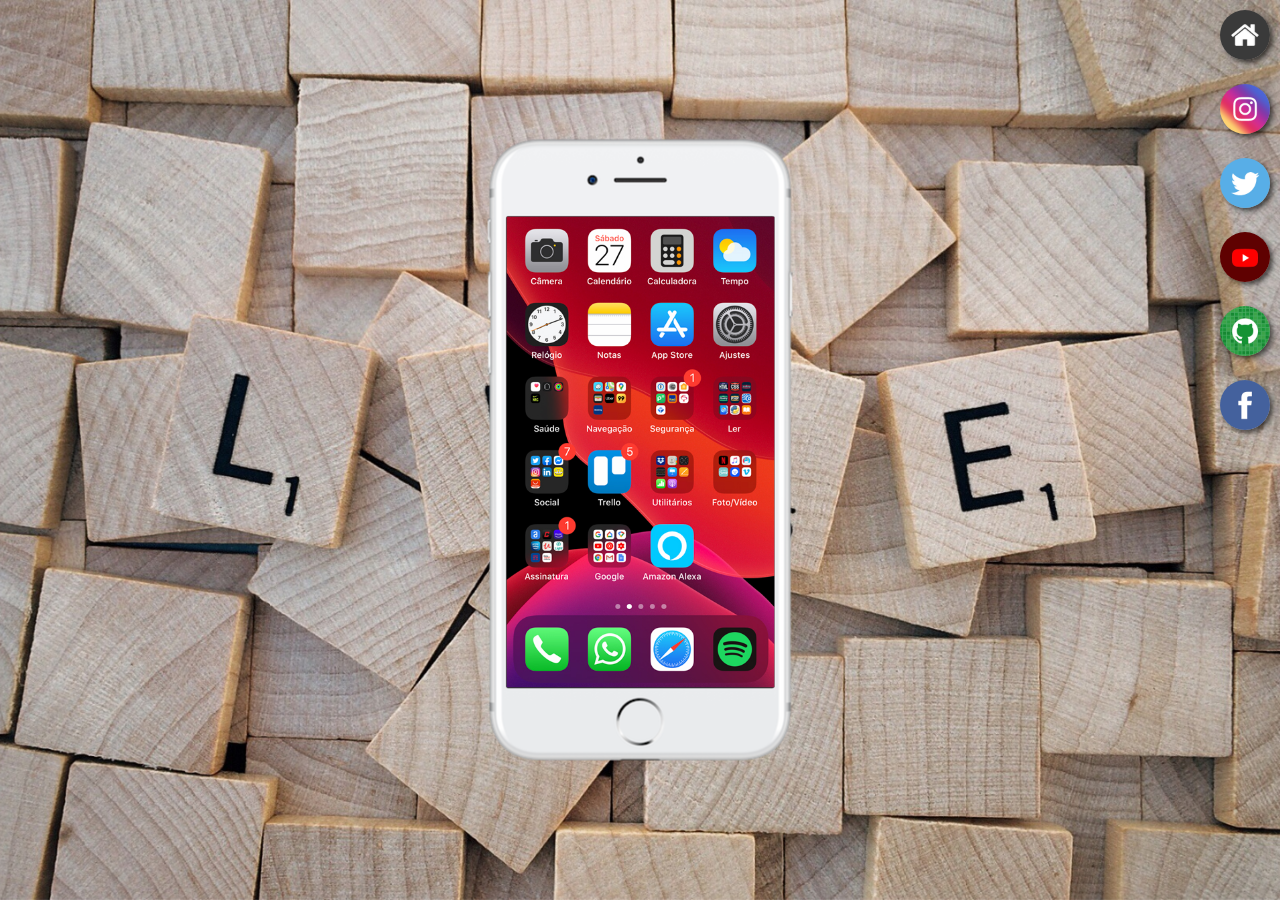
<file: index.html>
<!DOCTYPE html>
<html lang="pt-br">
<head>
    <meta charset="UTF-8">
    <meta name="viewport" content="width=device-width, initial-scale=1.0">
    <title>Redes Sociais</title>
    <link rel="shortcut icon" href="favicon.ico" type="image/x-icon">
    <link rel="stylesheet" href="estilo/style.css">
</head>
<body>
    <main>
        <section id="telefone">
            <iframe src="home.html" name="tela" id="tela" frameborder="0"></iframe>
        </section>
        <section id="redes-sociais">
            <a href="home.html" target="tela"><img src="imagens/logo-home.jpg" alt=""></a><br>
            <a href="Instagram.html" target="tela"><img src="imagens/logo-instagram.jpg" alt=""></a><br>
            <a href="twitter.html" target="tela"><img src="imagens/logo-twitter.jpg" alt=""></a><br>
            <a href="youtube.html" target="tela"><img src="imagens/logo-youtube.jpg" alt=""></a><br>
            <a href="github.html" target="tela"><img src="imagens/logo-github.jpg" alt=""></a><br>
            <a href="facebook.html" target="tela"><img src="imagens/logo-facebook.jpg" alt=""></a><br>
        </section>
    </main>
</body>
</html>
</file>
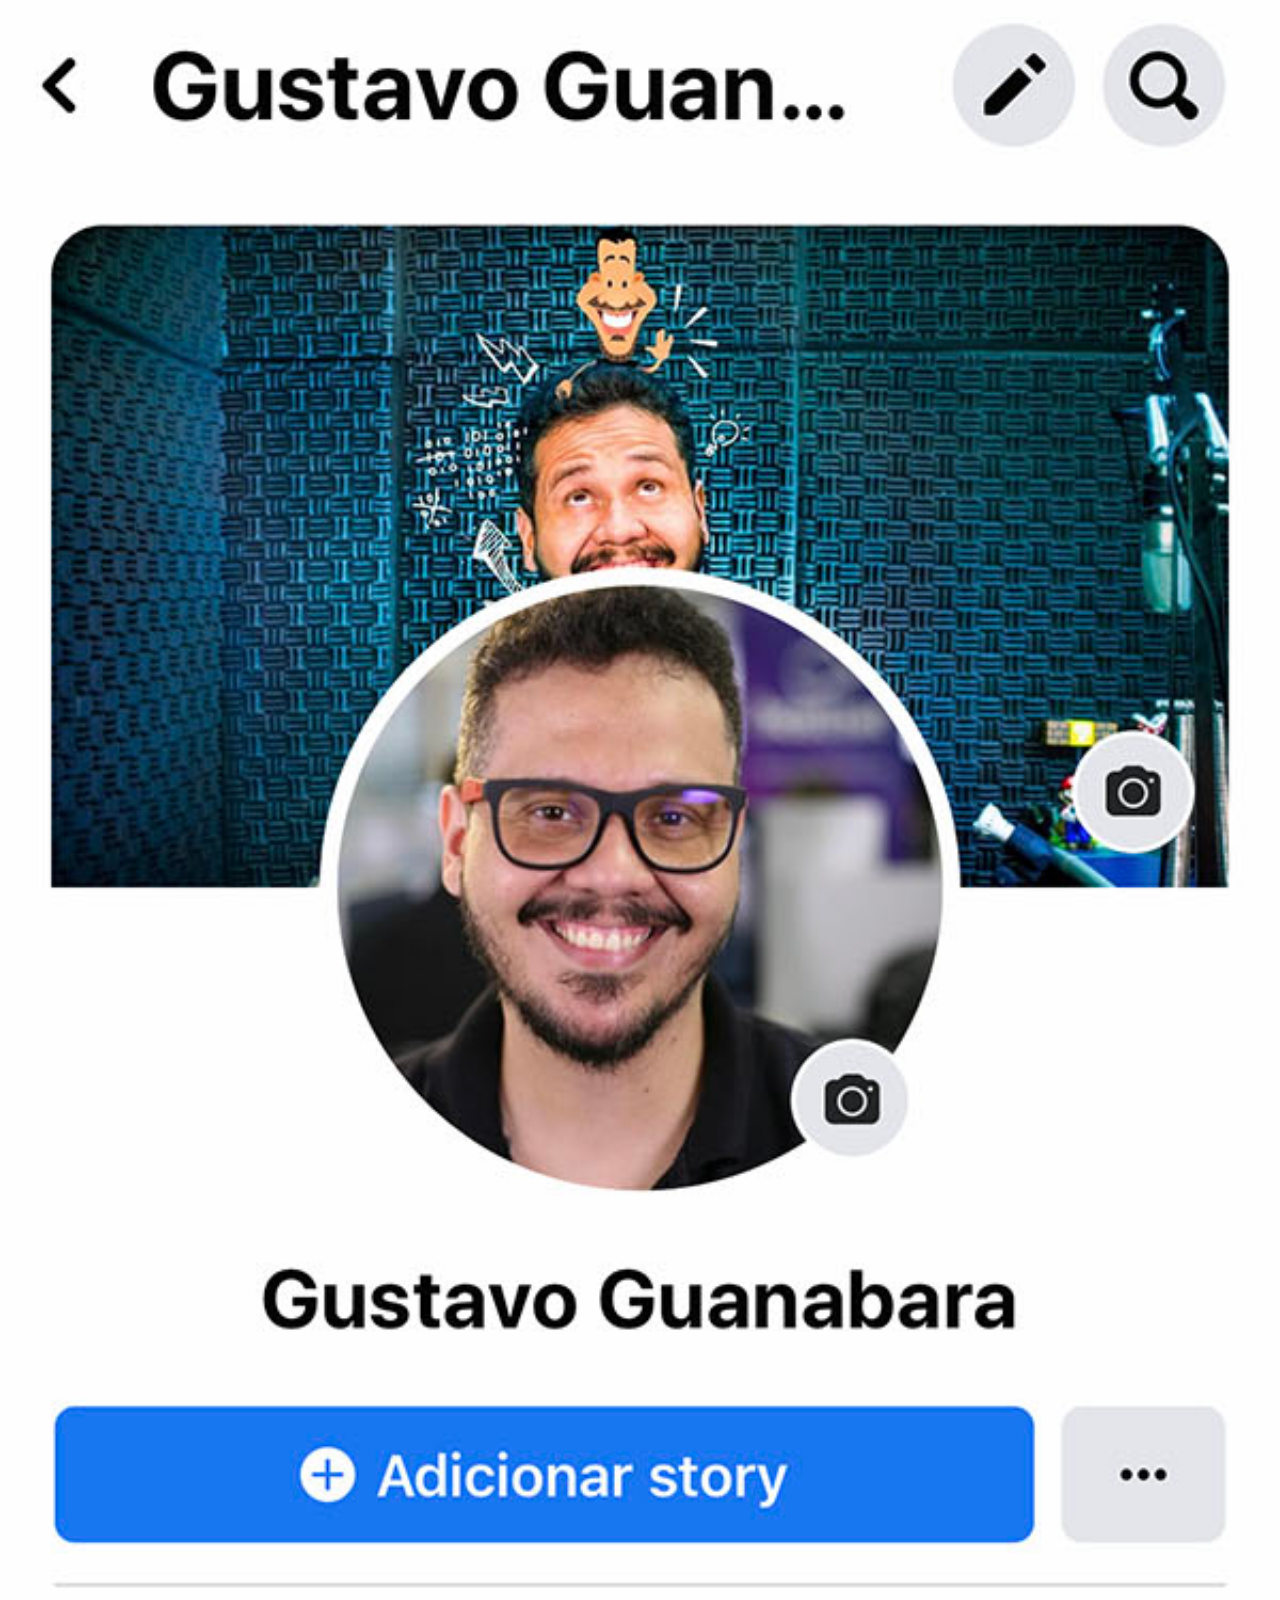
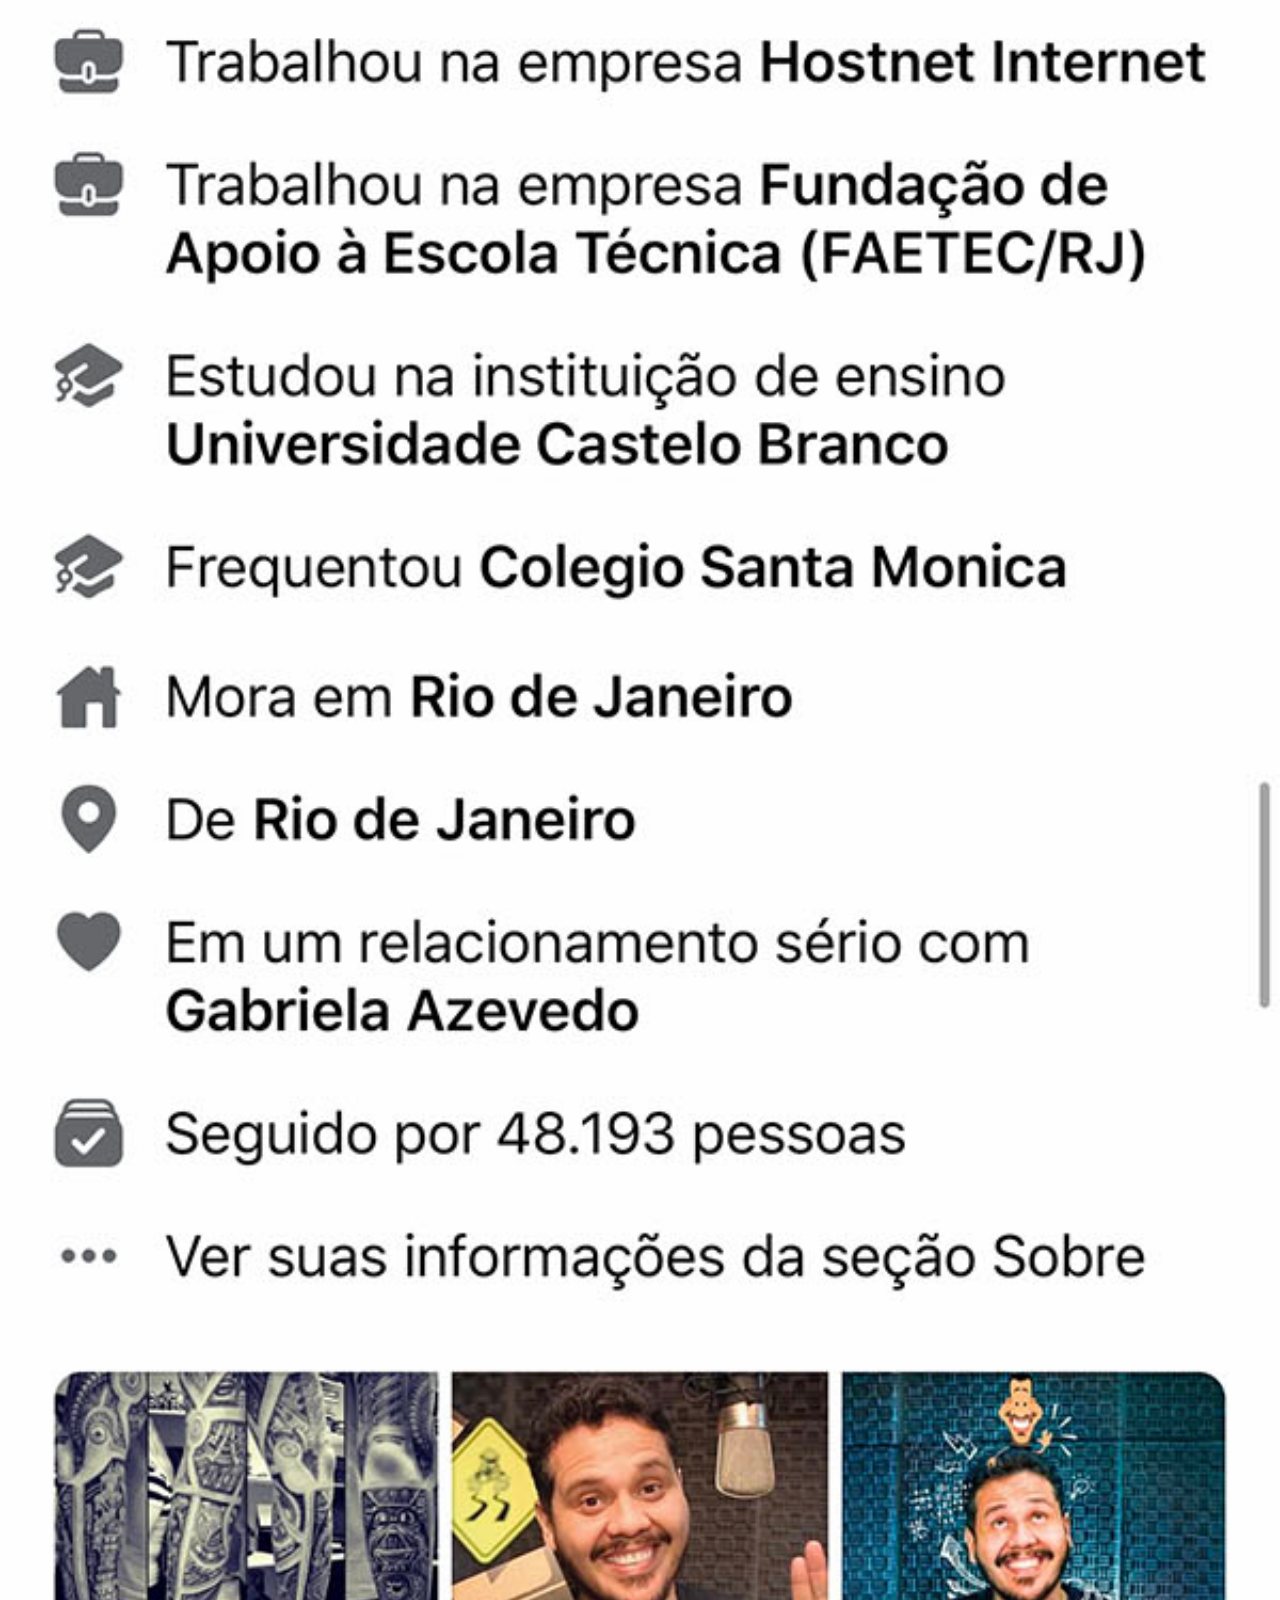
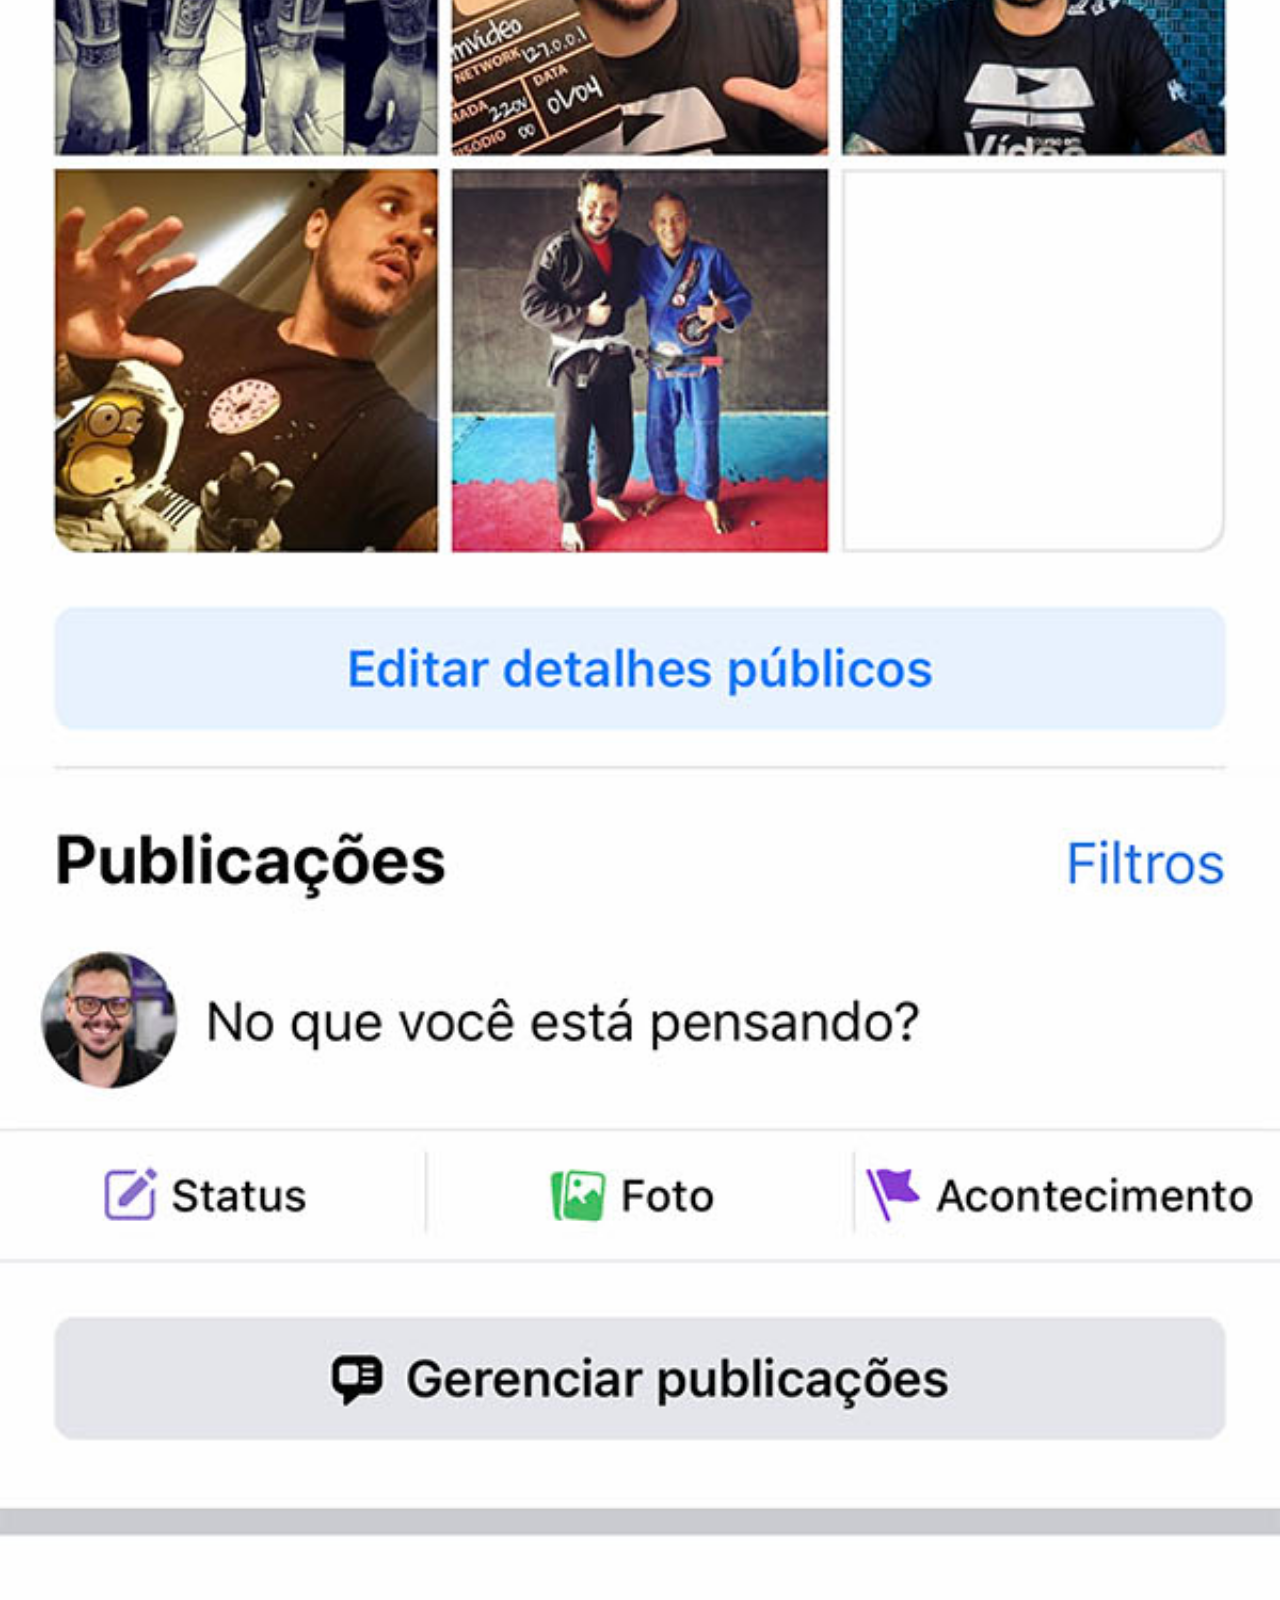
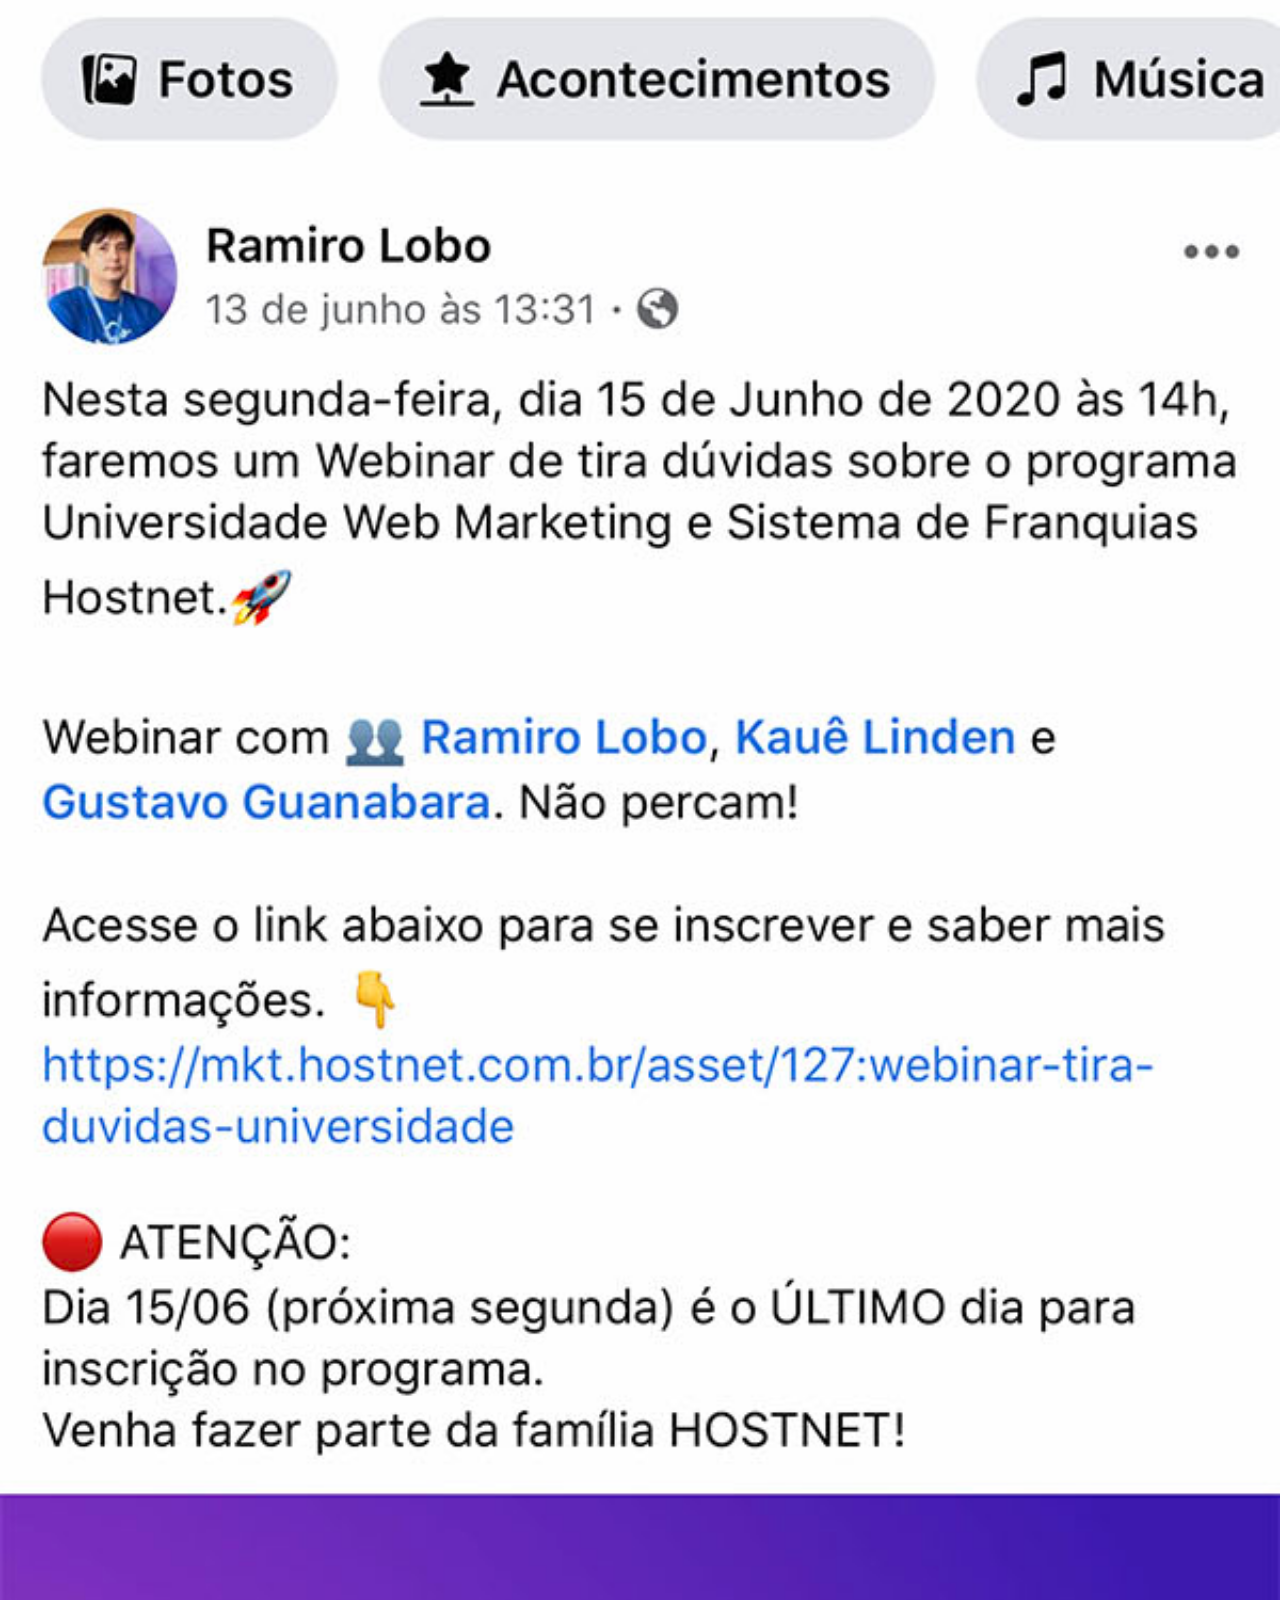
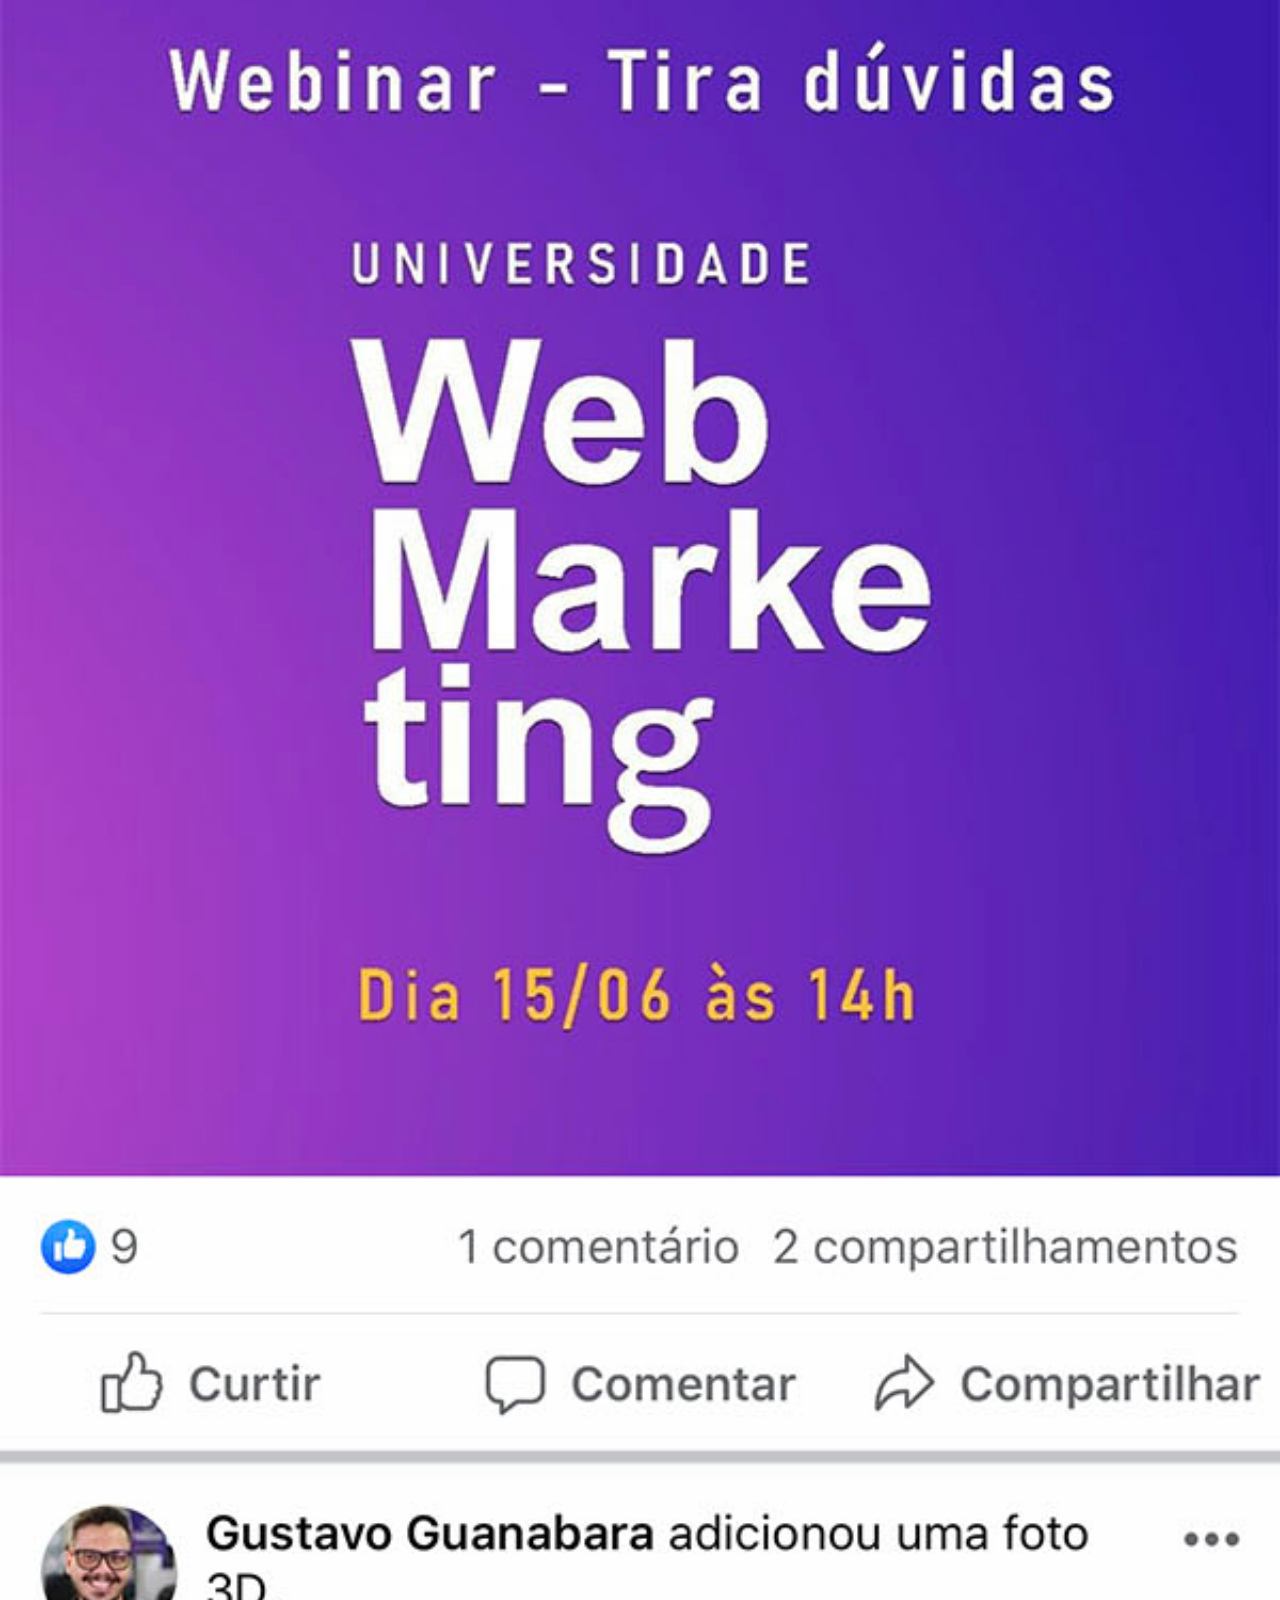
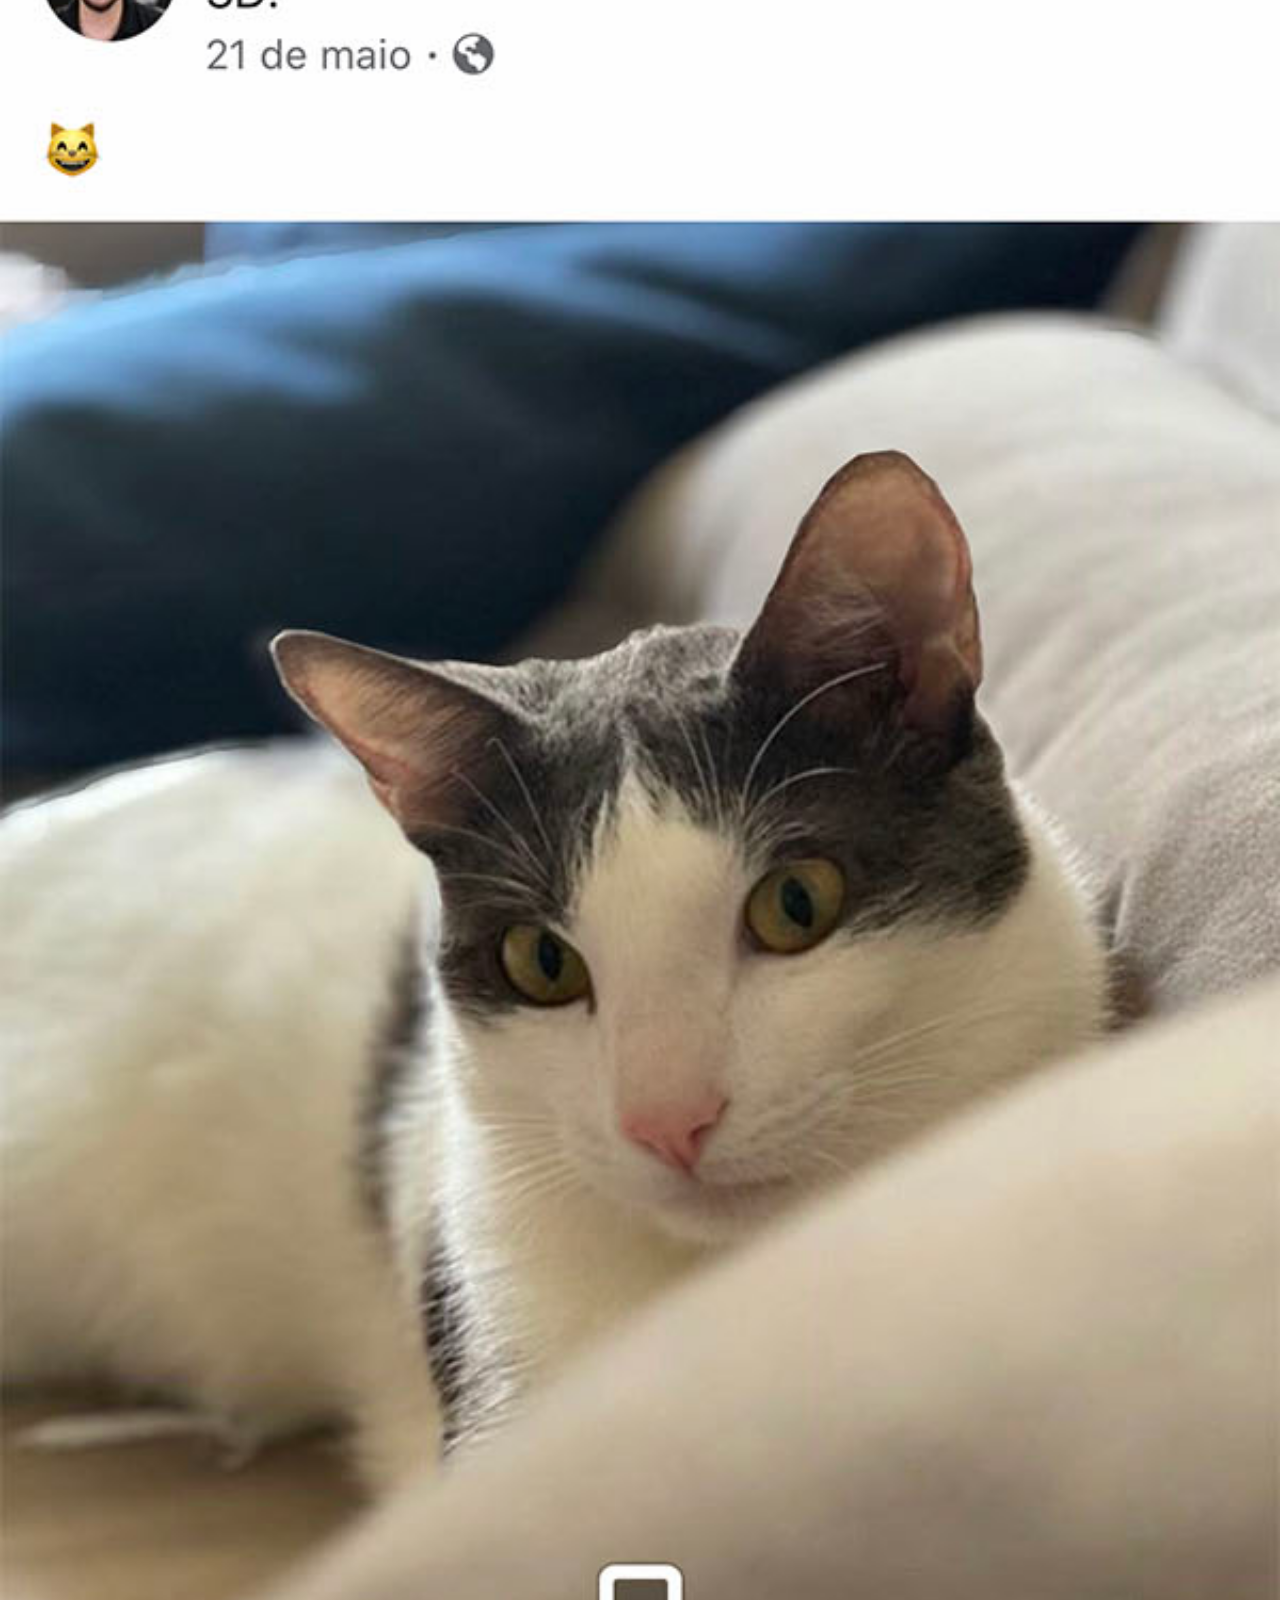
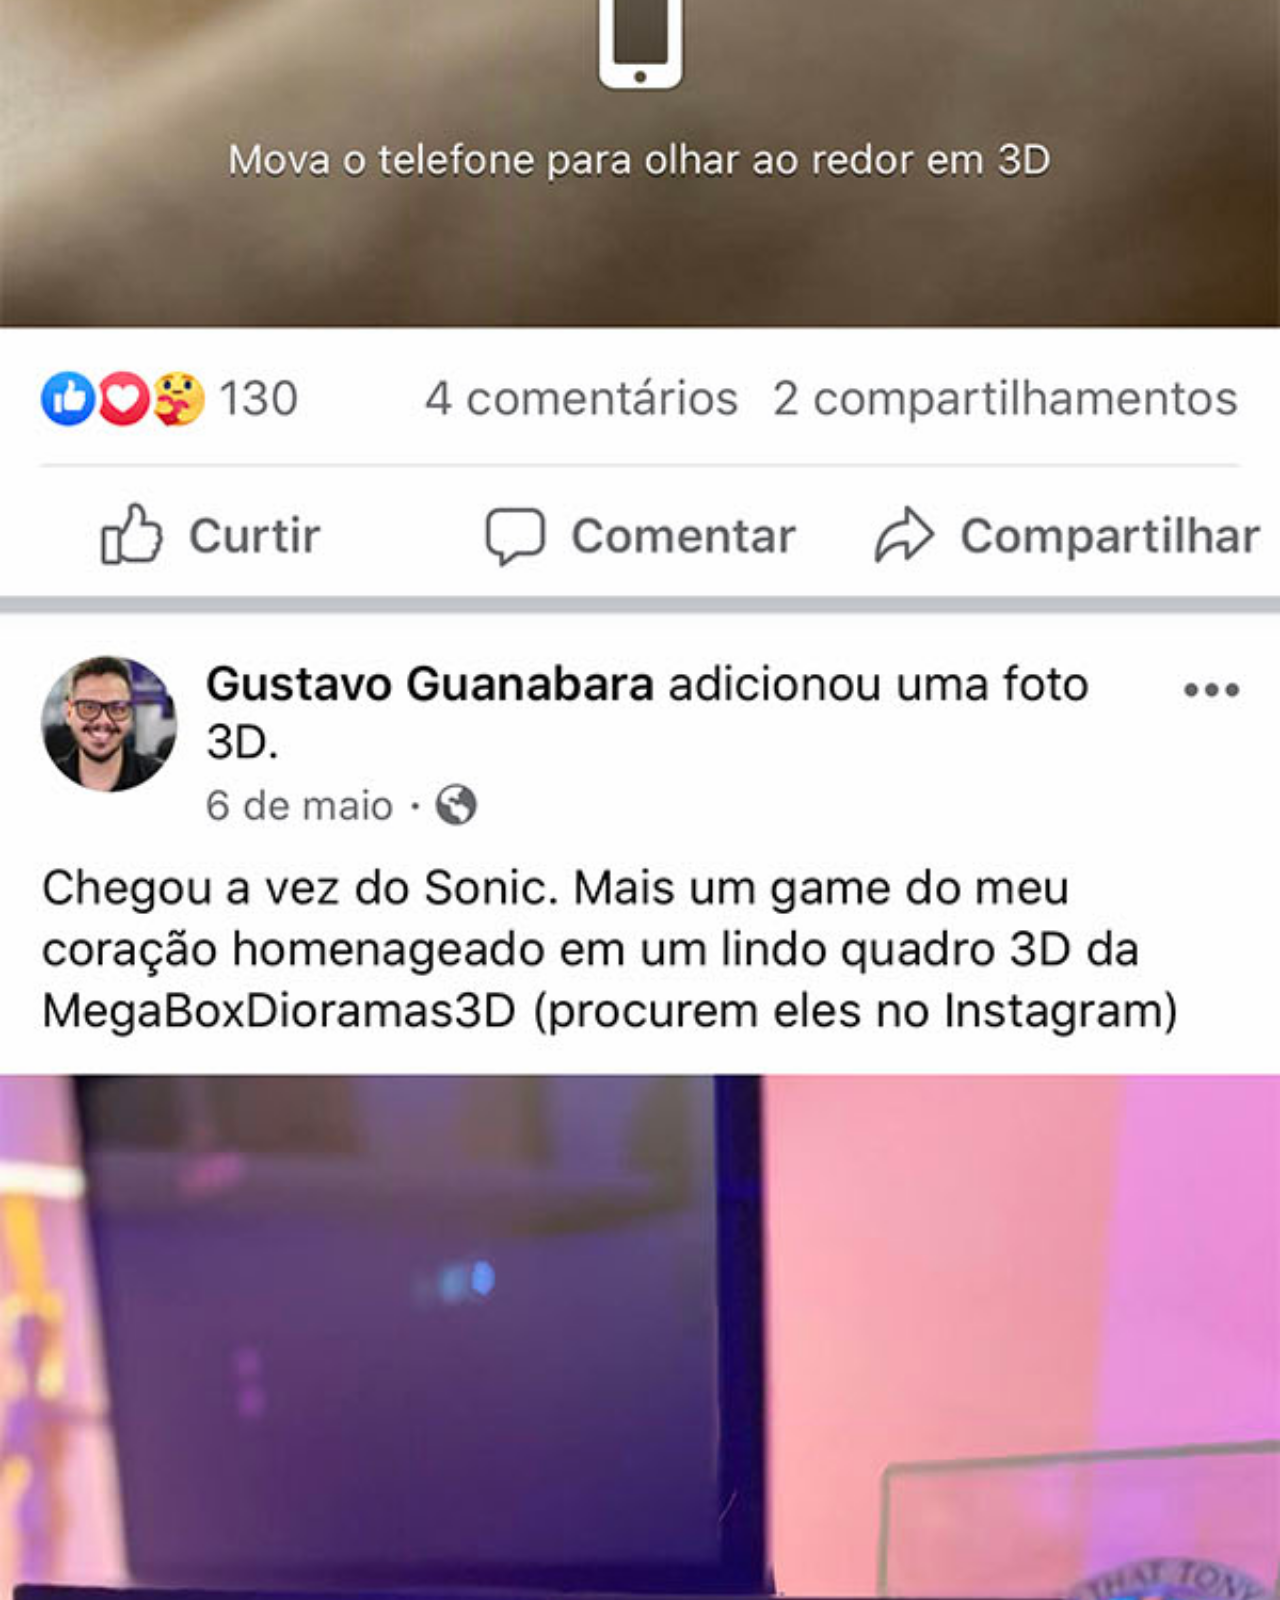
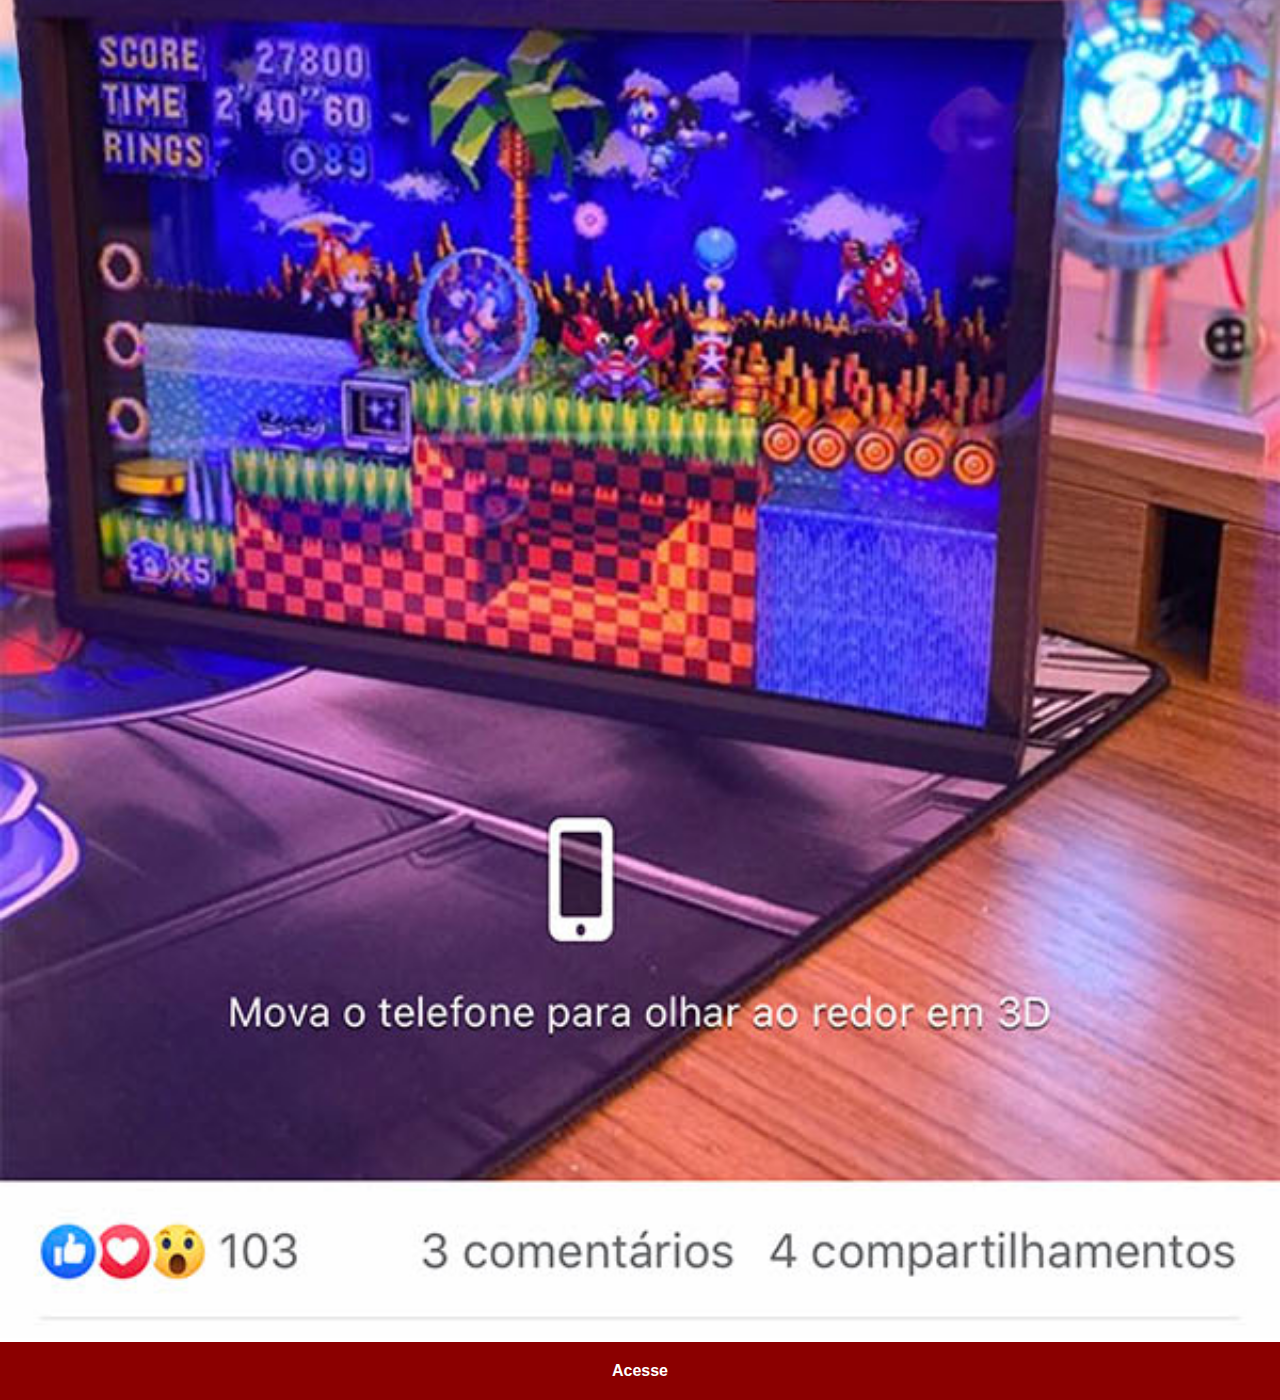
<file: facebook.html>
<!DOCTYPE html>
<html lang="pt-br">

<head>
    <meta charset="UTF-8">
    <meta name="viewport" content="width=device-width, initial-scale=1.0">
    <title>facebook</title>
   <link rel="stylesheet" href="estilo/social.css">

</head>

<body>
    <img src="imagens/tela-facebook.jpg" alt=""><a href="https://facebook.com" target="_blank">Acesse</a>
</body>

</html>
</file>
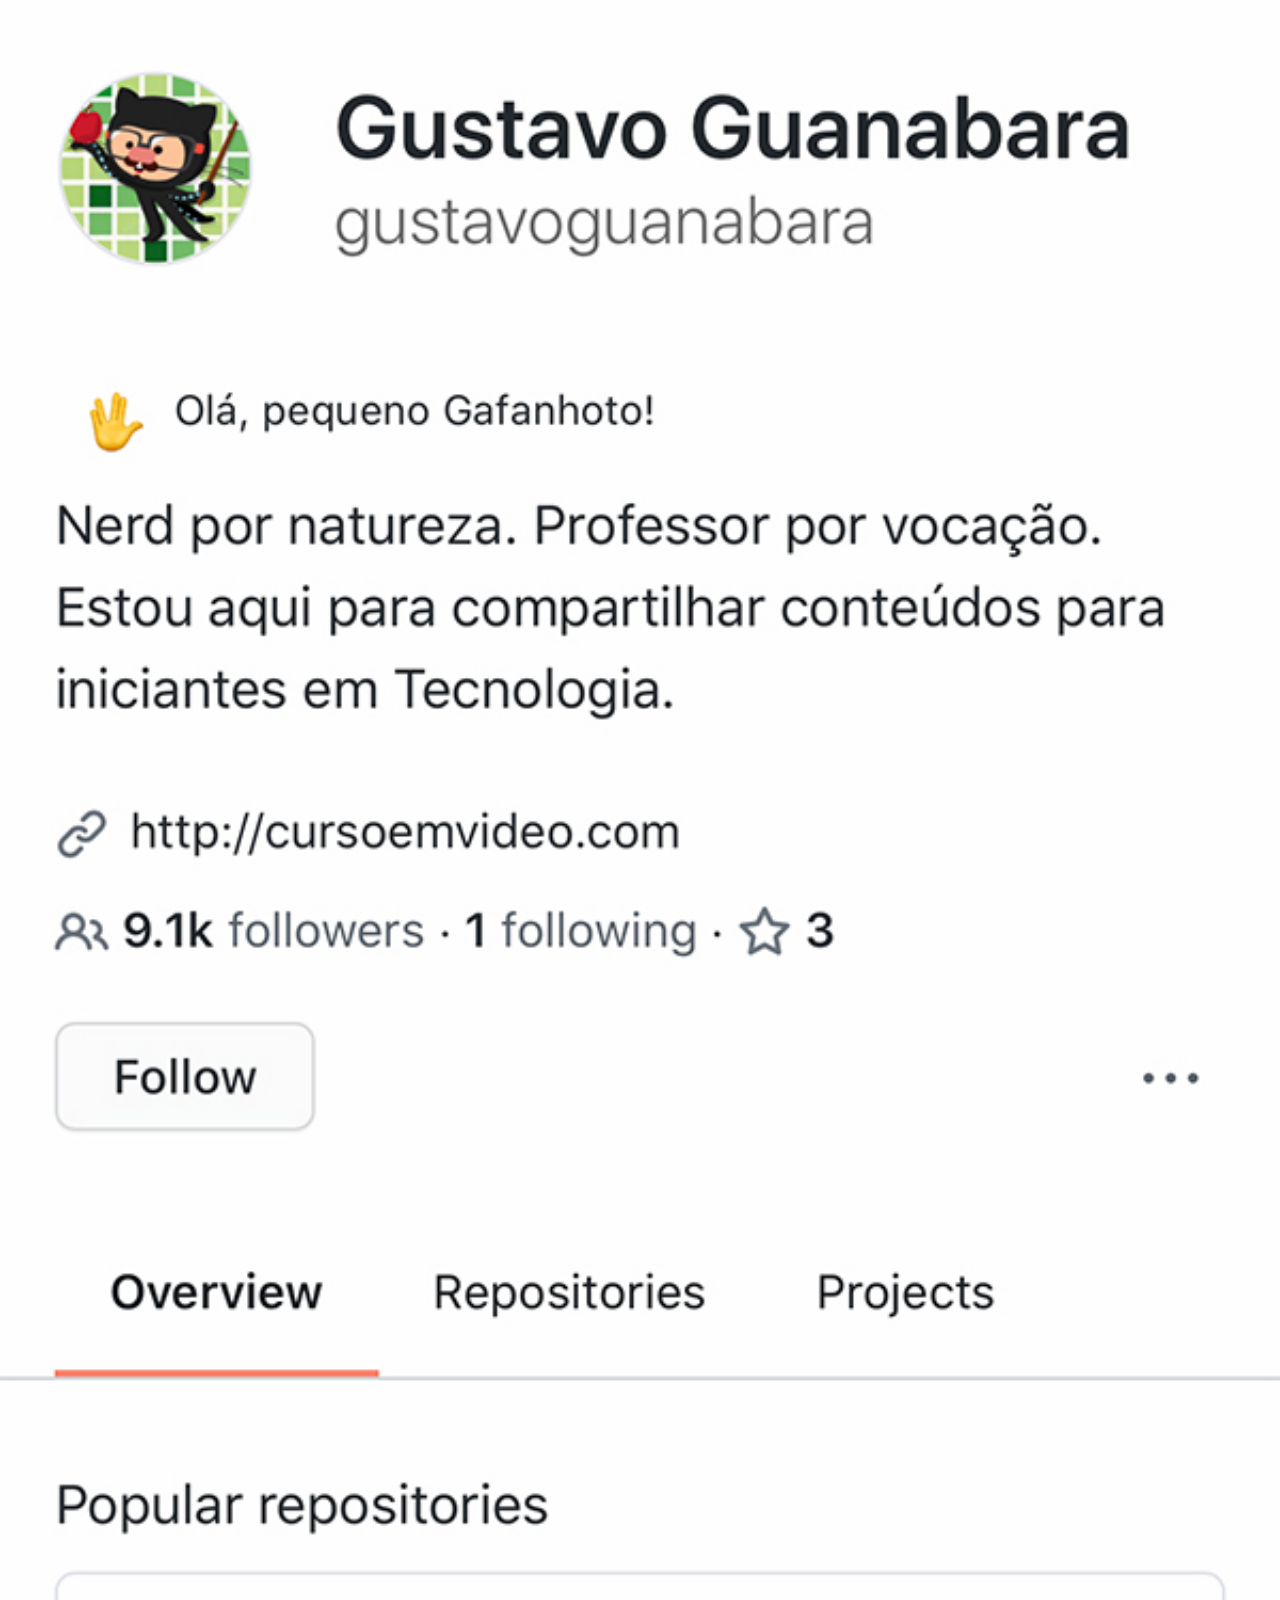
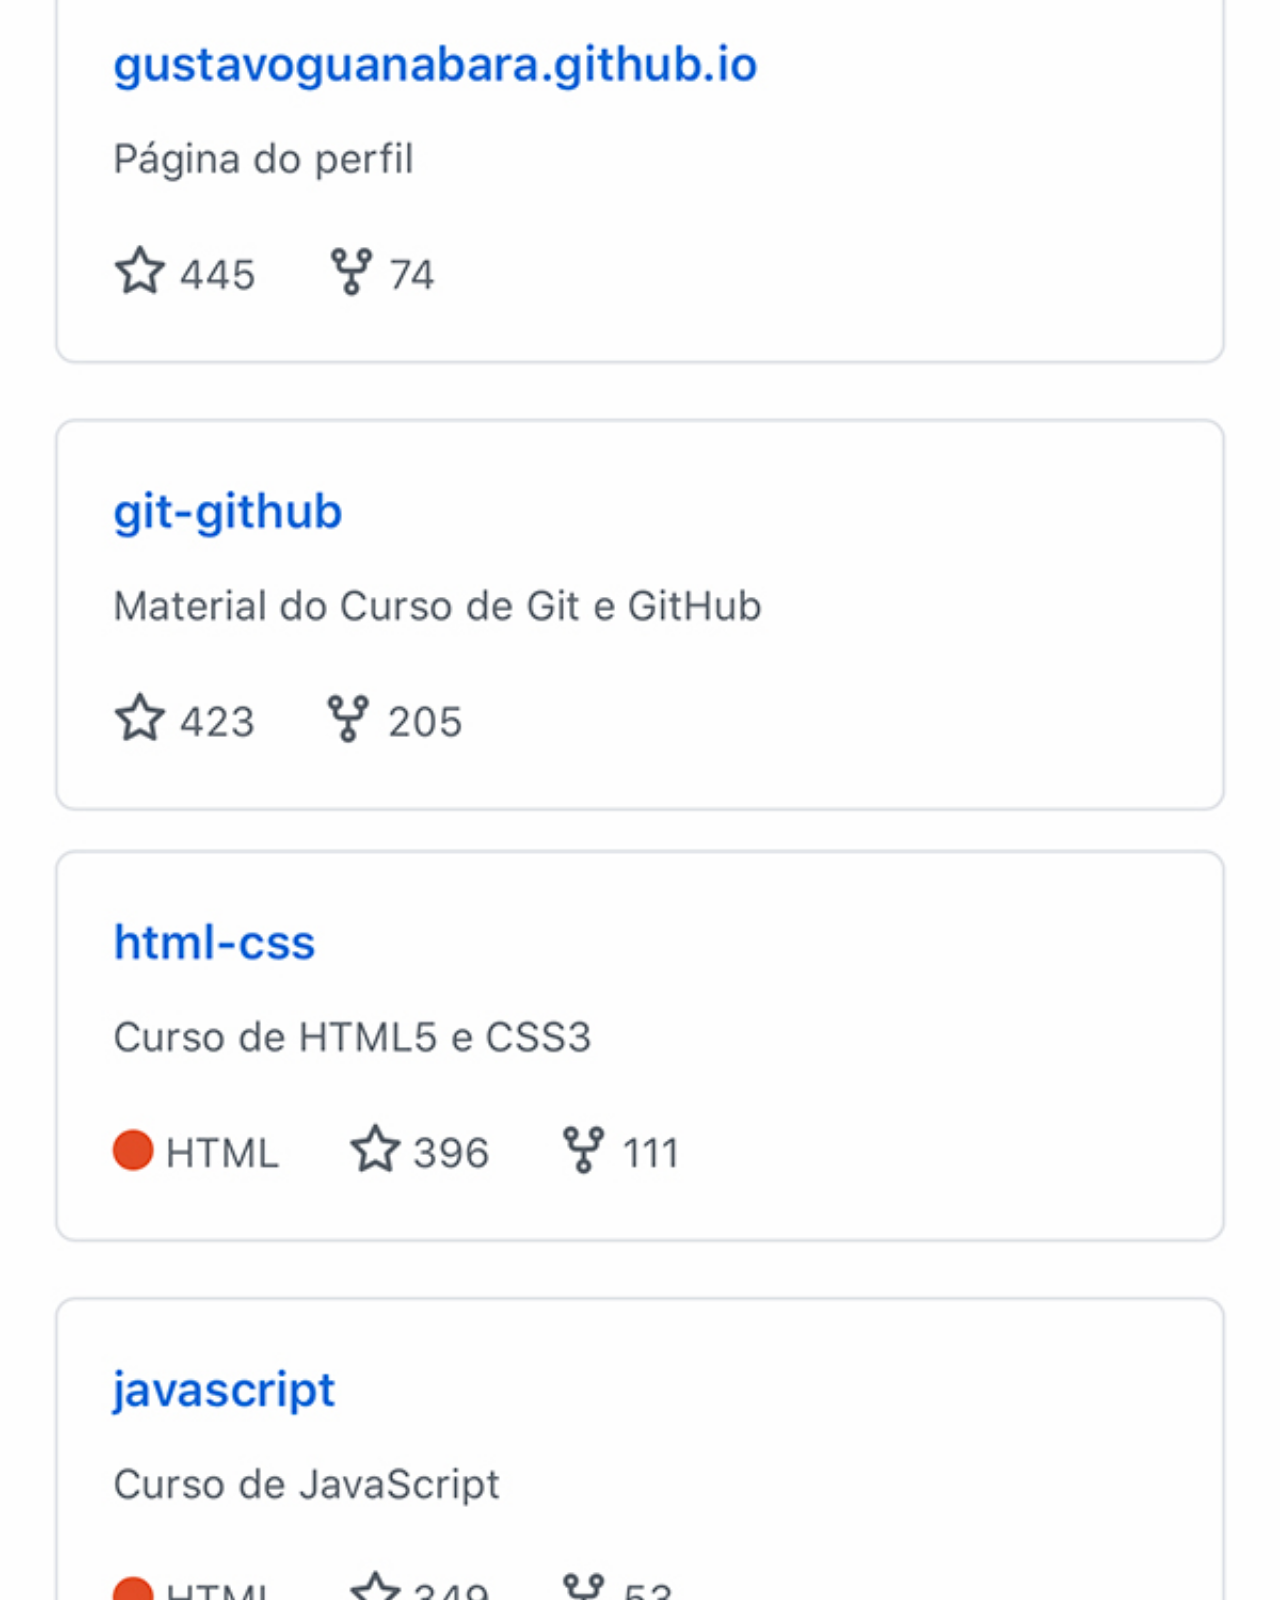
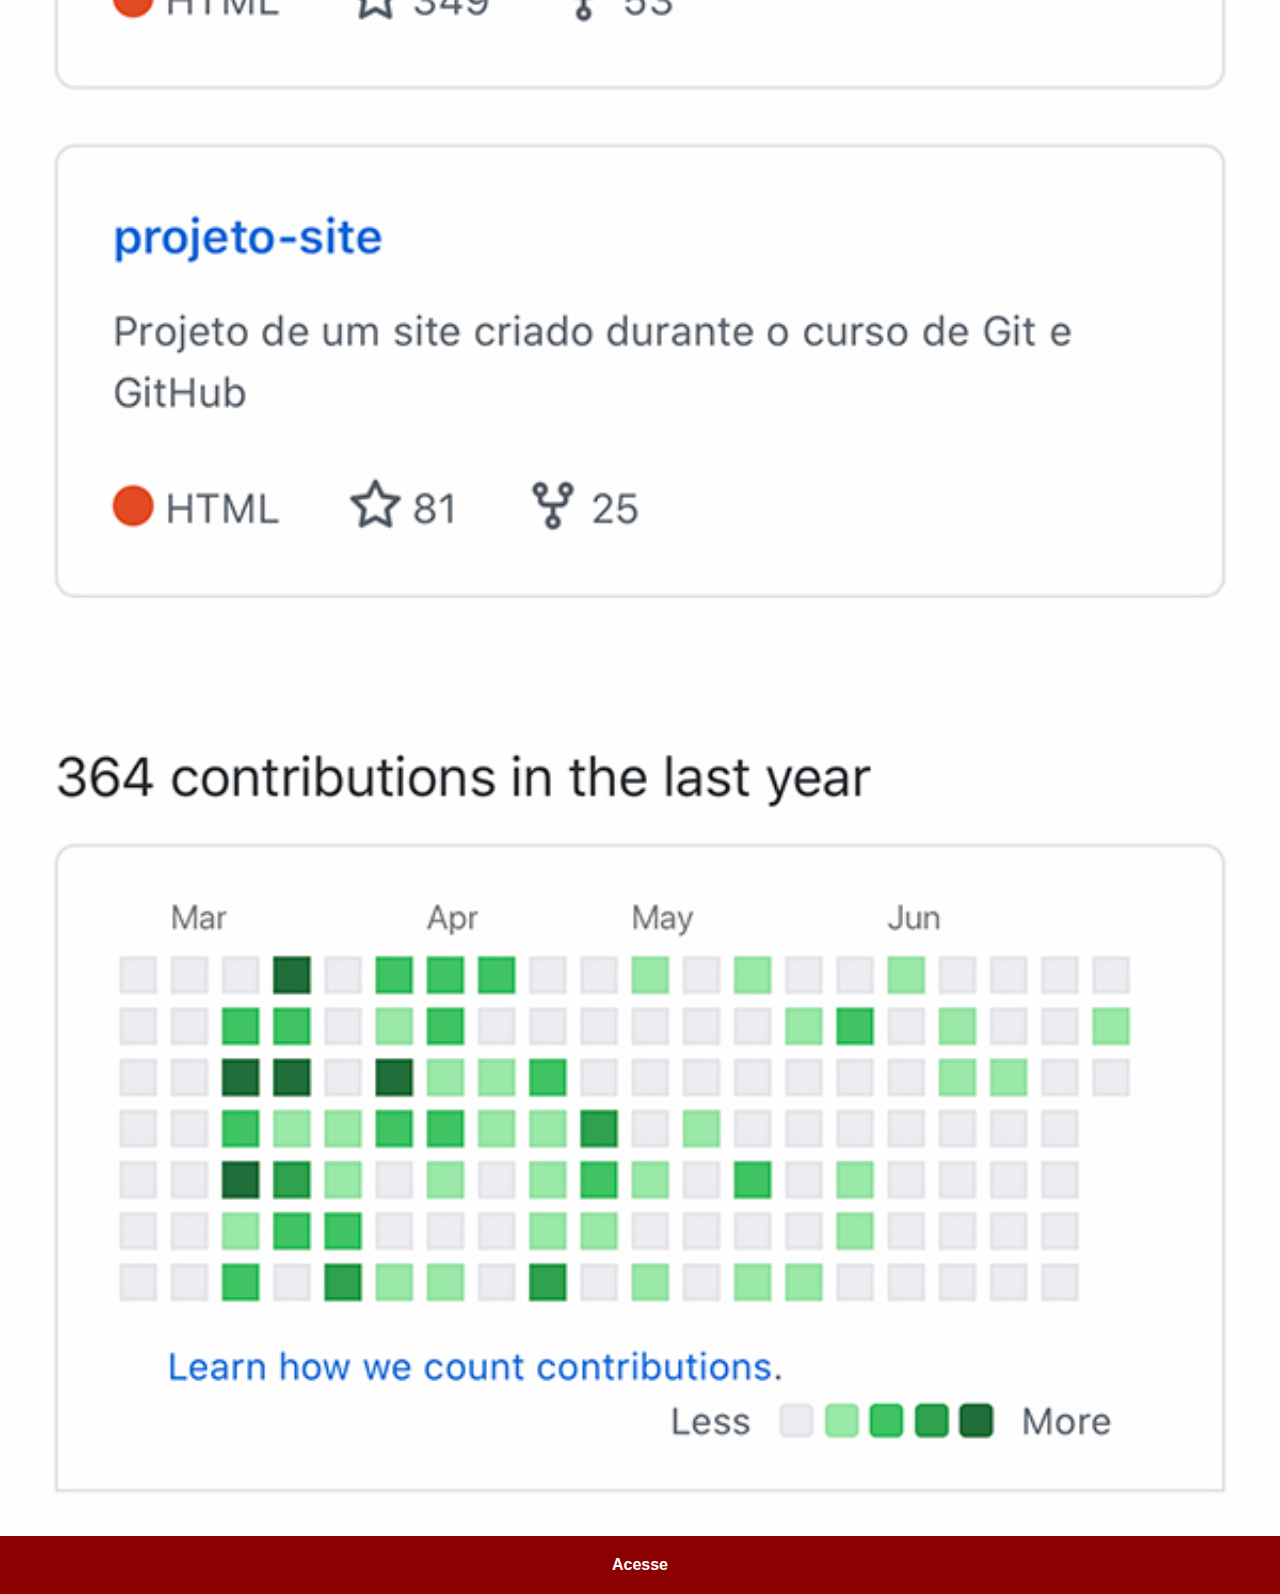
<file: github.html>
<!DOCTYPE html>
<html lang="pt-br">

<head>
    <meta charset="UTF-8">
    <meta name="viewport" content="width=device-width, initial-scale=1.0">
    <title>github</title>
   <link rel="stylesheet" href="estilo/social.css">

</head>

<body>
    <img src="imagens/tela-github.jpg" alt=""><a href="https://github.com/rafaeldacostavedana" target="_blank">Acesse</a>
</body>

</html>
</file>
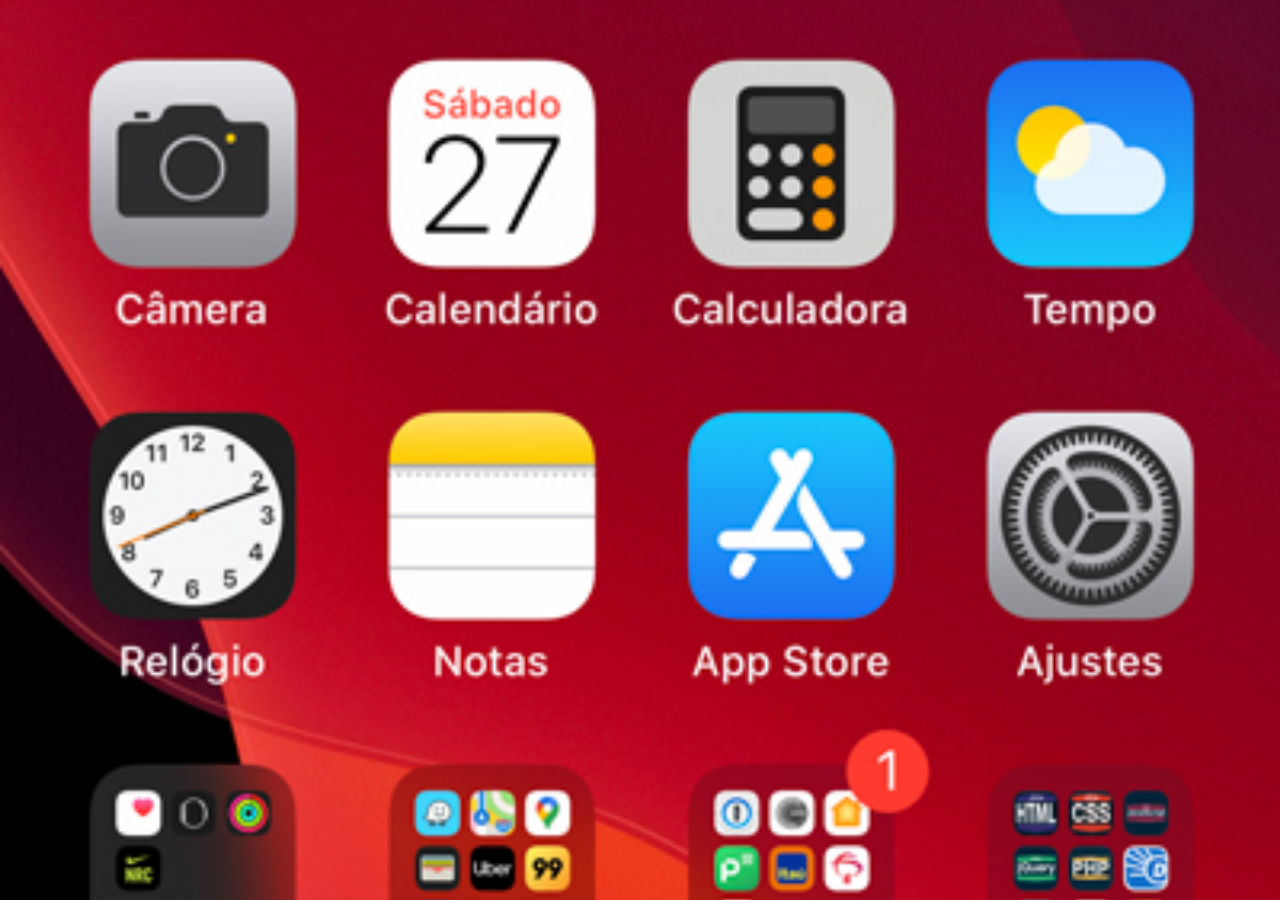
<file: home.html>
<!DOCTYPE html>
<html lang="pt-br">
<head>
    <meta charset="UTF-8">
    <meta name="viewport" content="width=device-width, initial-scale=1.0">
    <title>Home</title>
<style>
* {
    margin: 0;
    padding: 0;
}

body {
    width: 100vw;
    height: 100vh;
    background: black url(imagens/tela-home.jpg) no-repeat top center;
    background-size: cover;
}
</style>

</head>
<body>
    
</body>
</html>
</file>
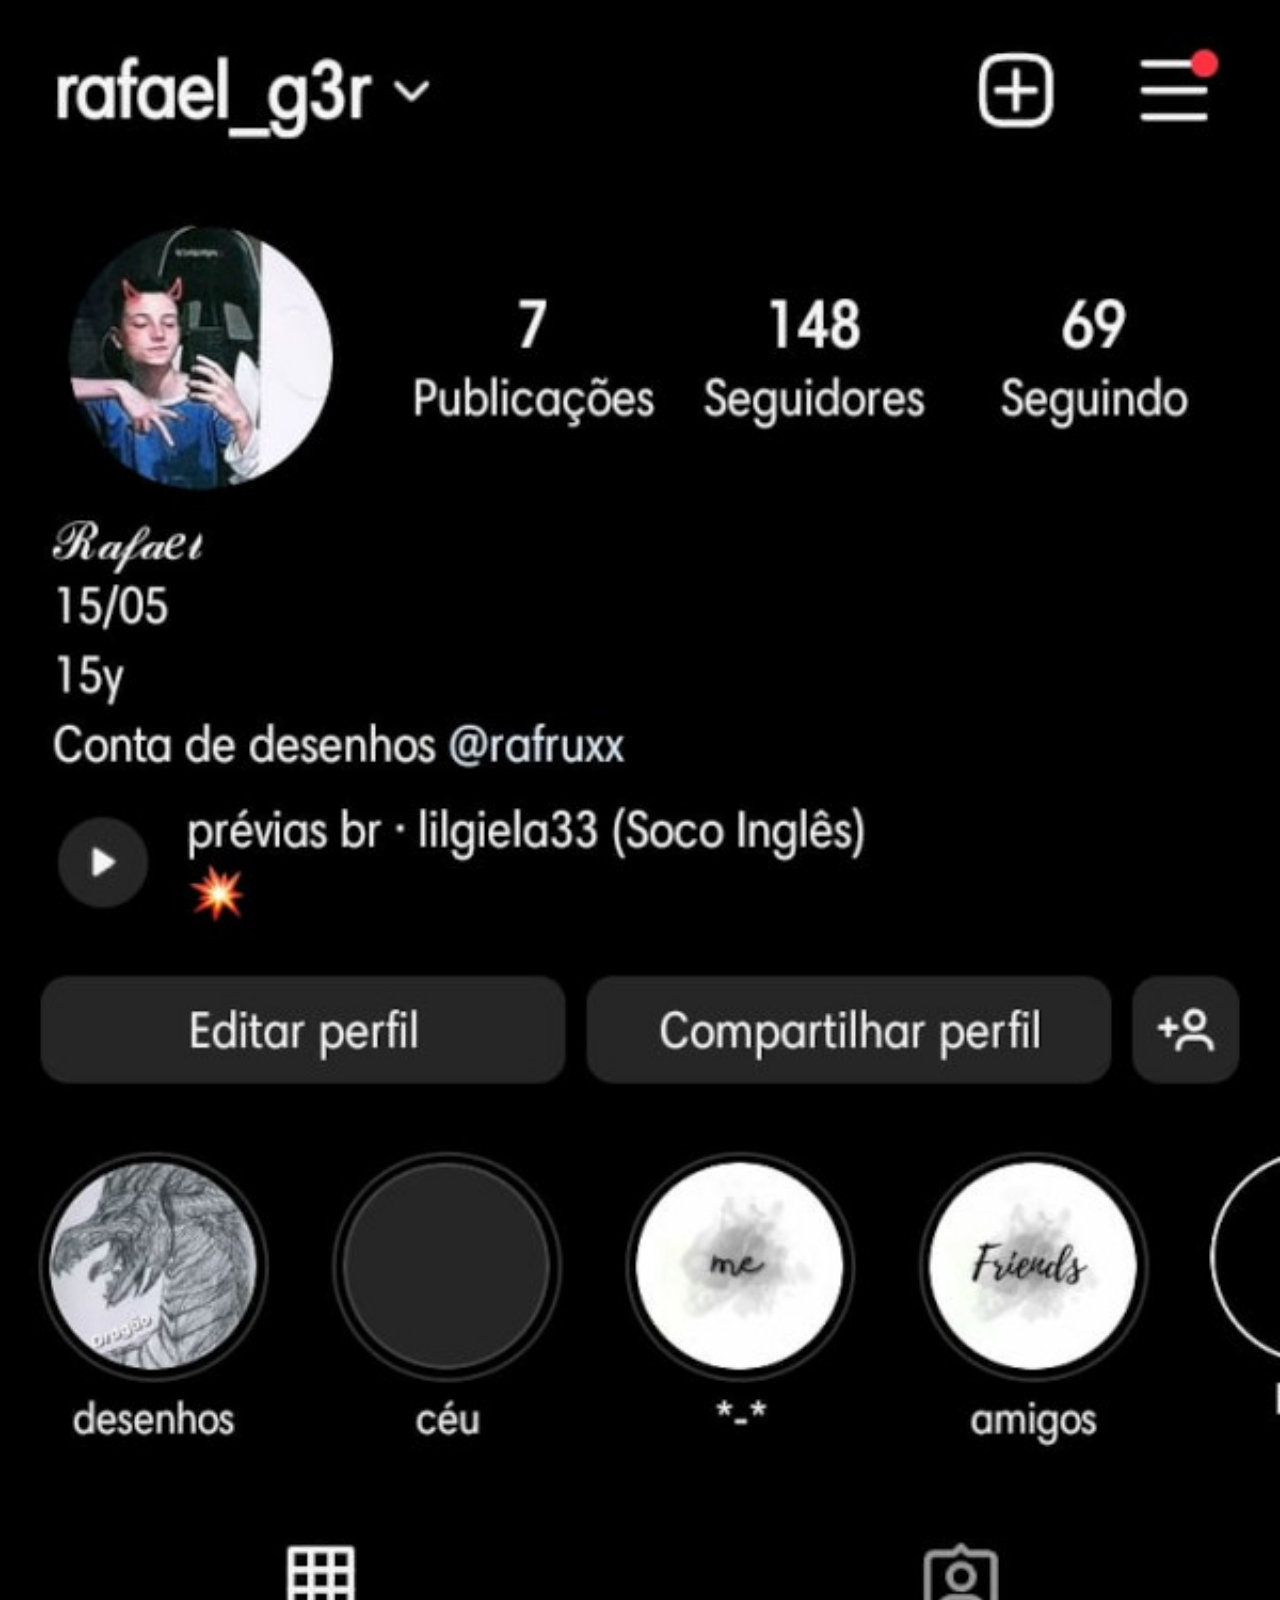
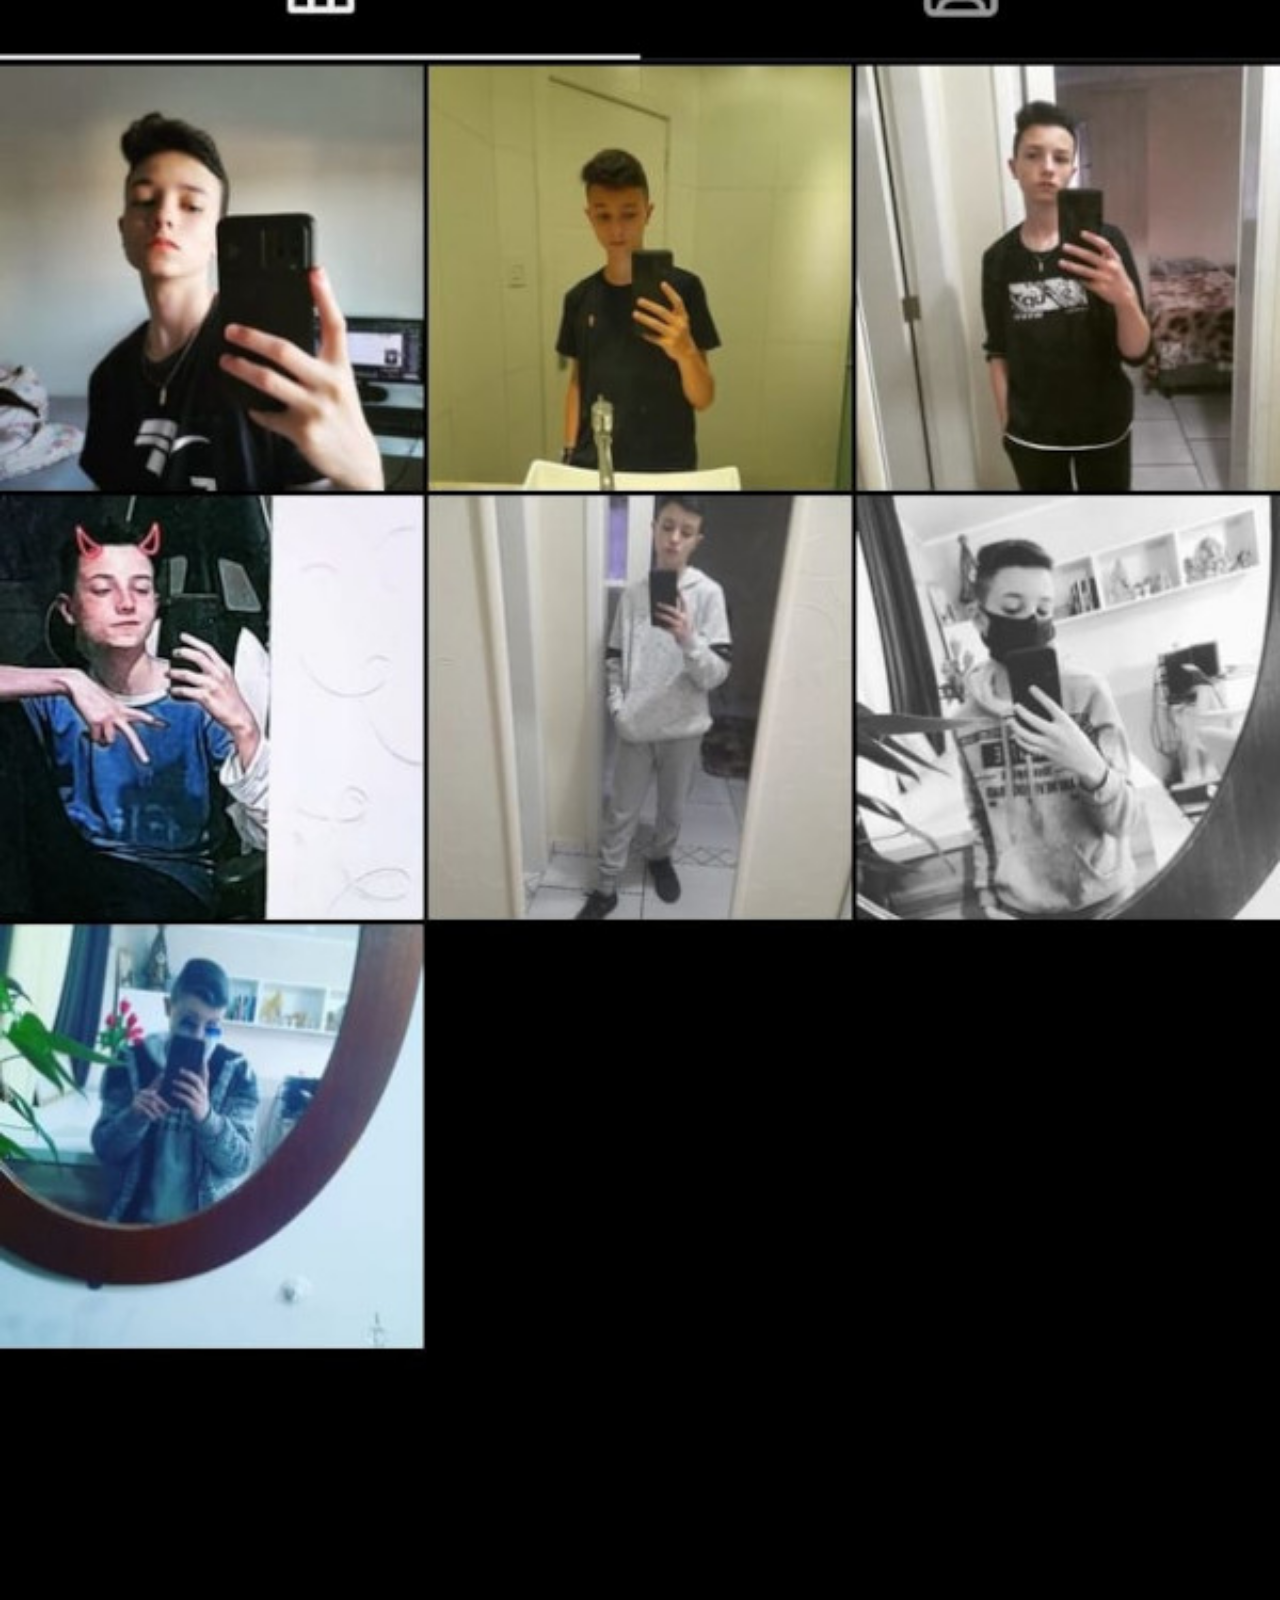
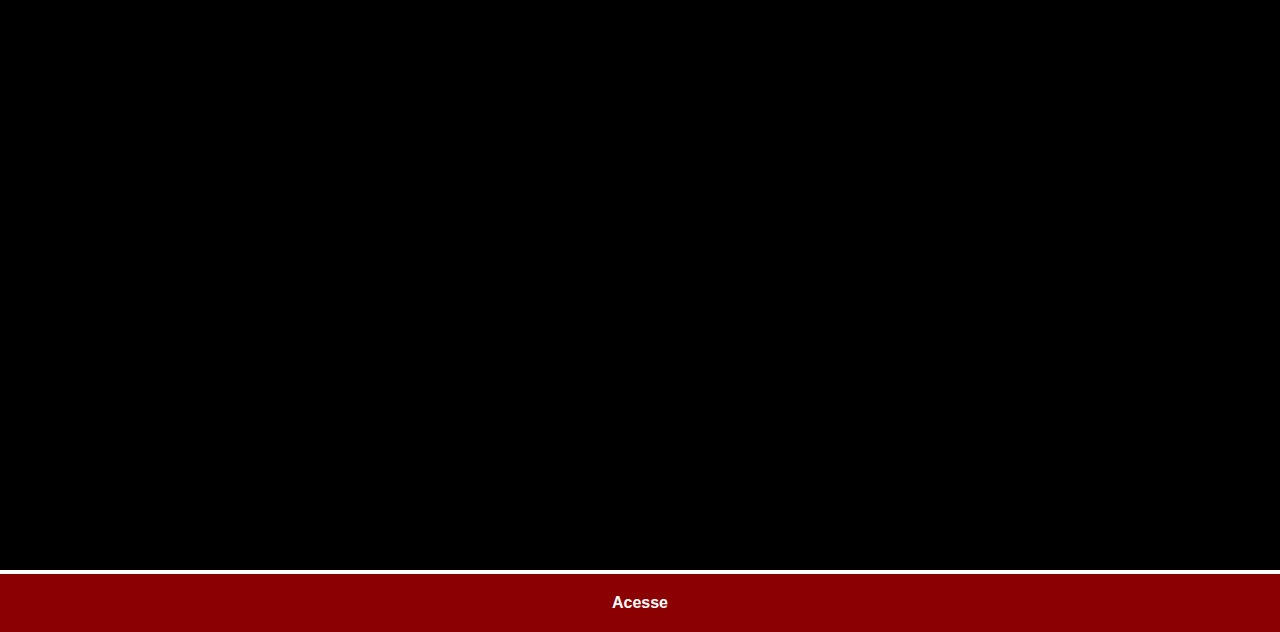
<file: Instagram.html>
<!DOCTYPE html>
<html lang="pt-br">

<head>
    <meta charset="UTF-8">
    <meta name="viewport" content="width=device-width, initial-scale=1.0">
    <title>instagram</title>
   <link rel="stylesheet" href="estilo/social.css">

</head>

<body>
    <img src="imagens/tela-instagram1.jpg" alt=""><a href="https://instagram.com" target="_blank">Acesse</a>
</body>

</html>
</file>
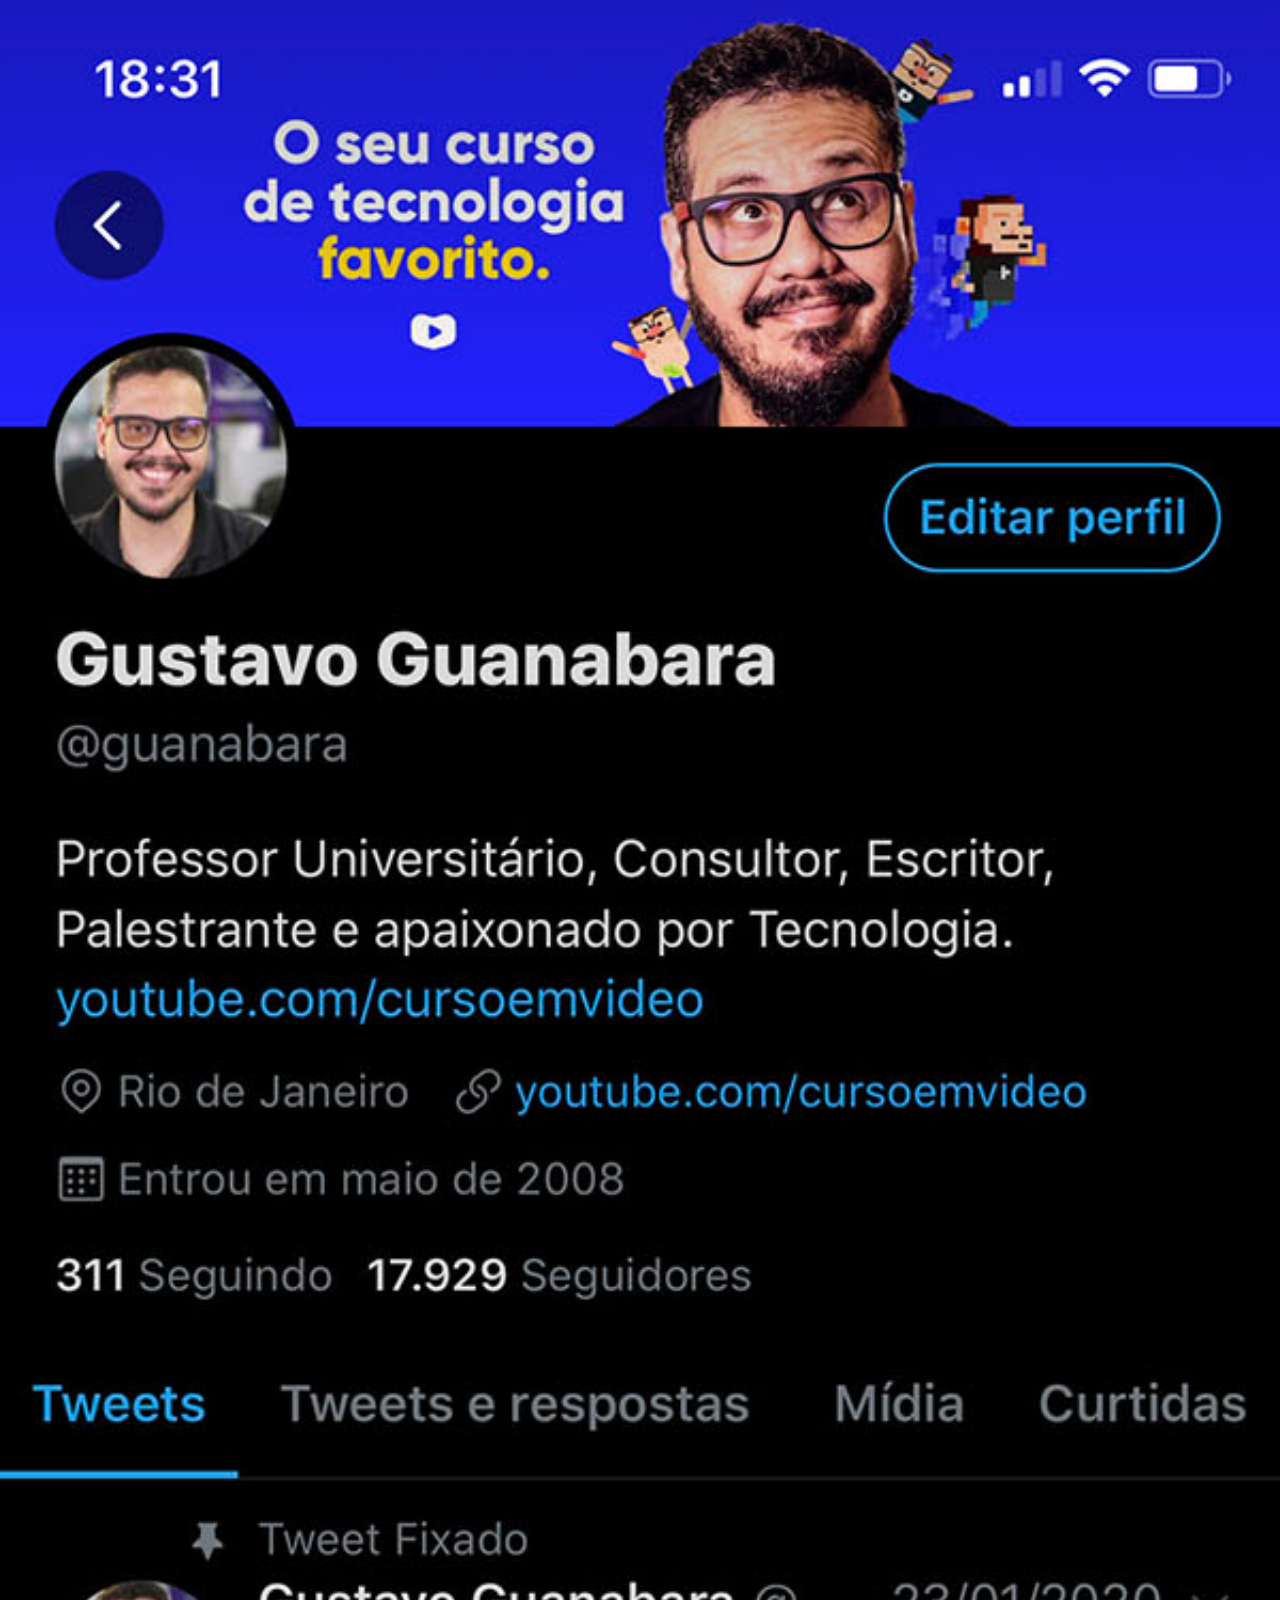
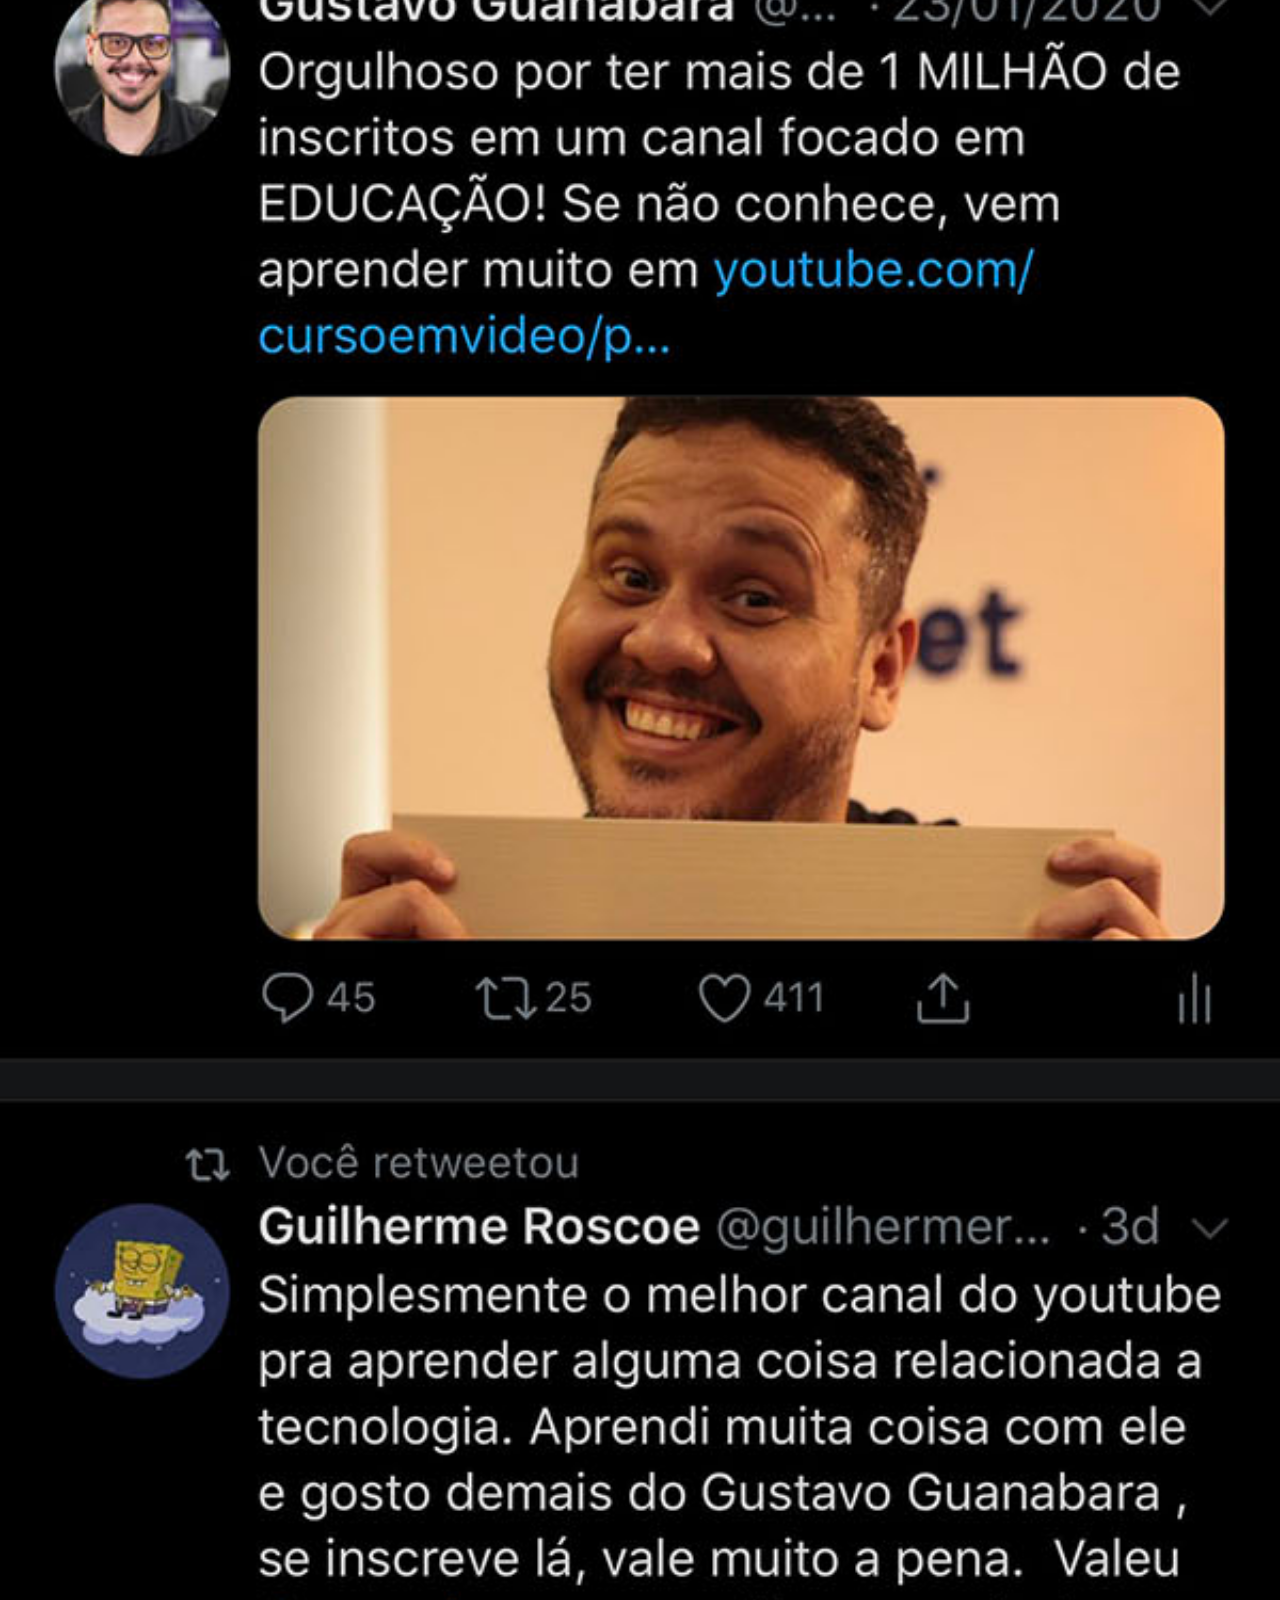
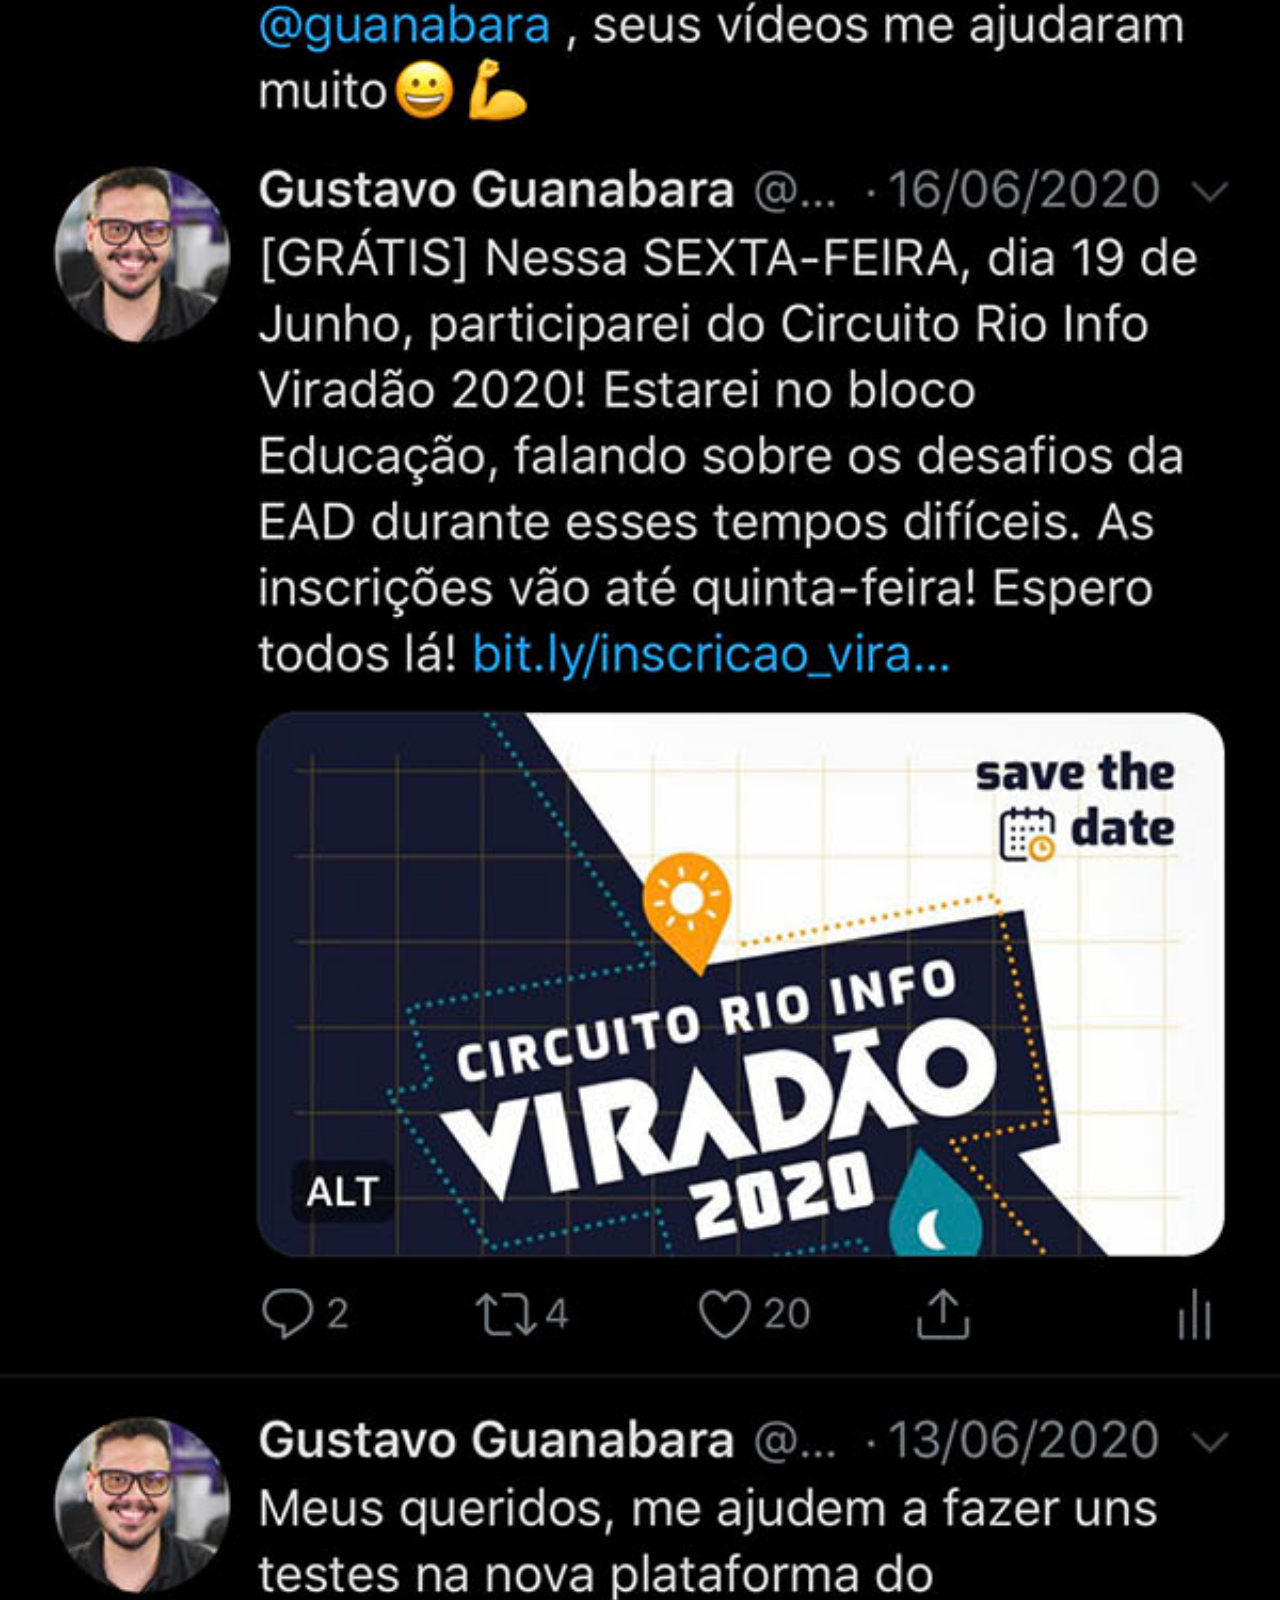
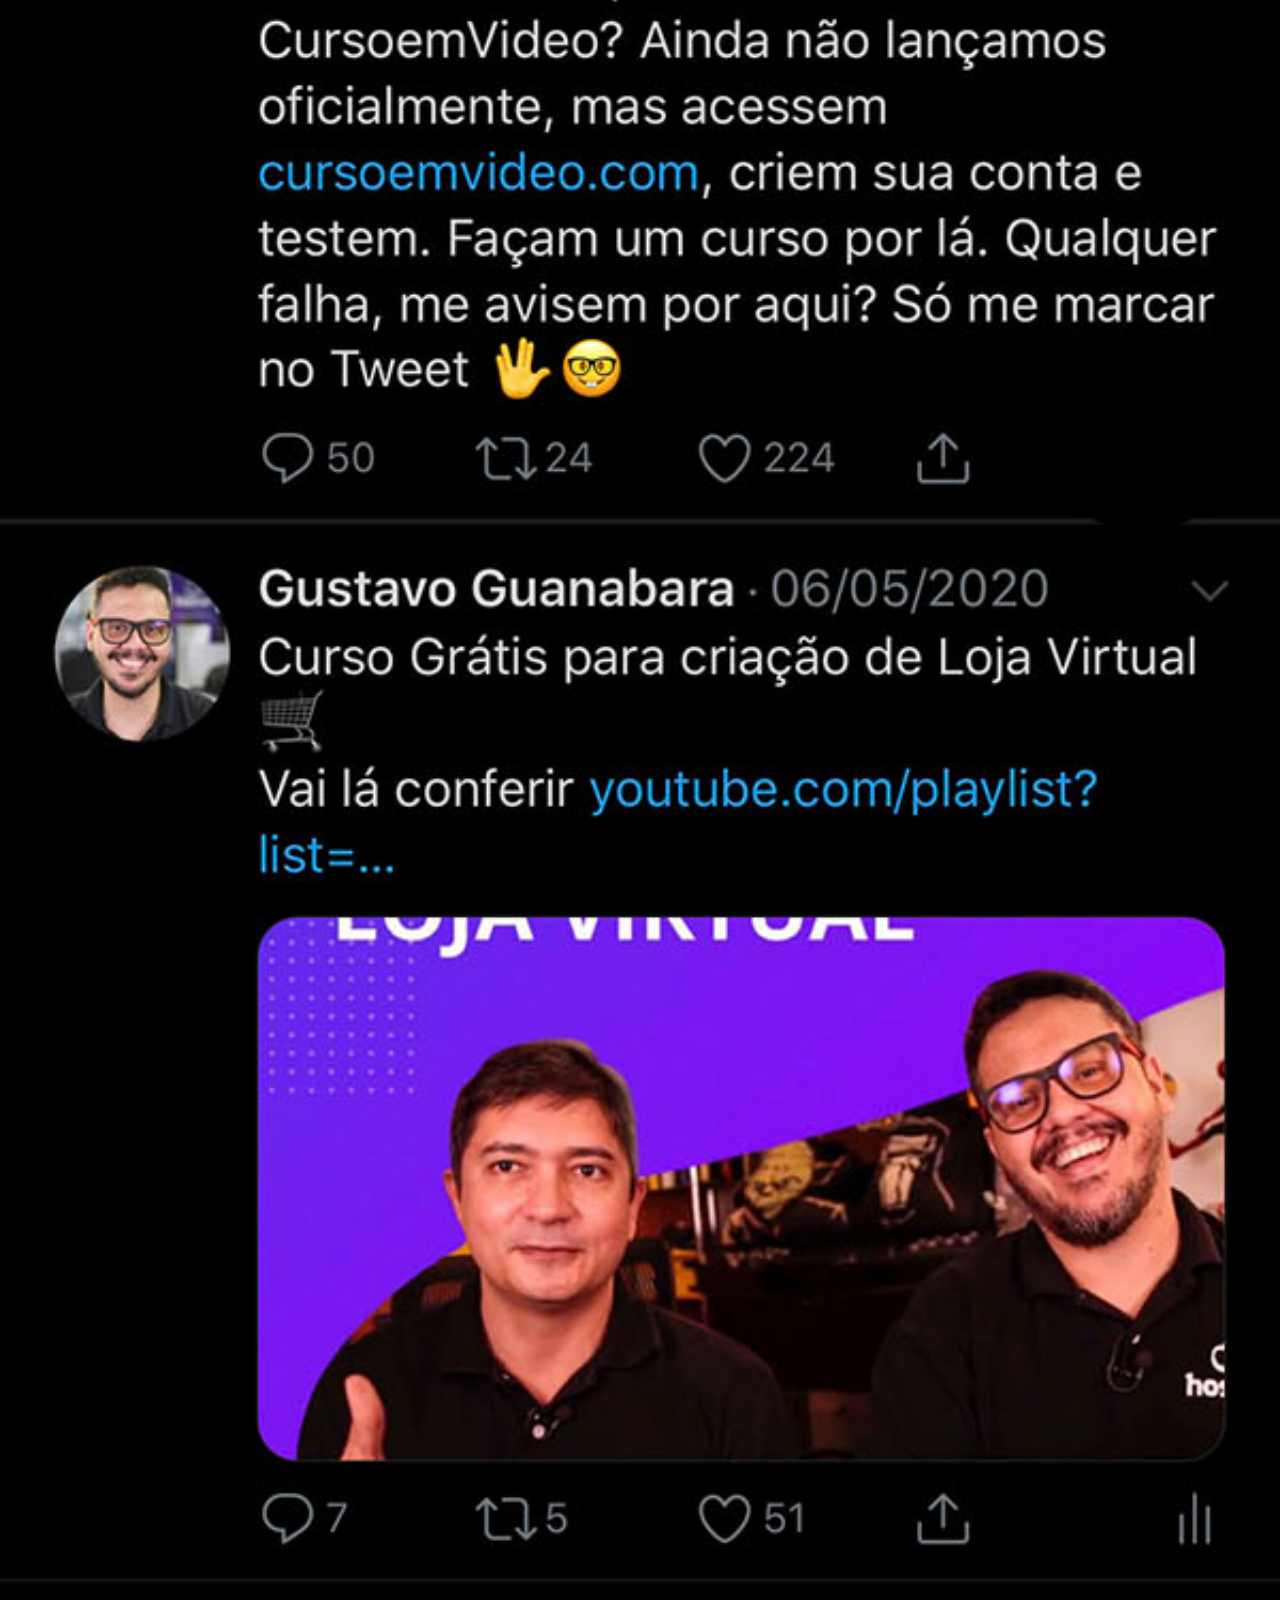
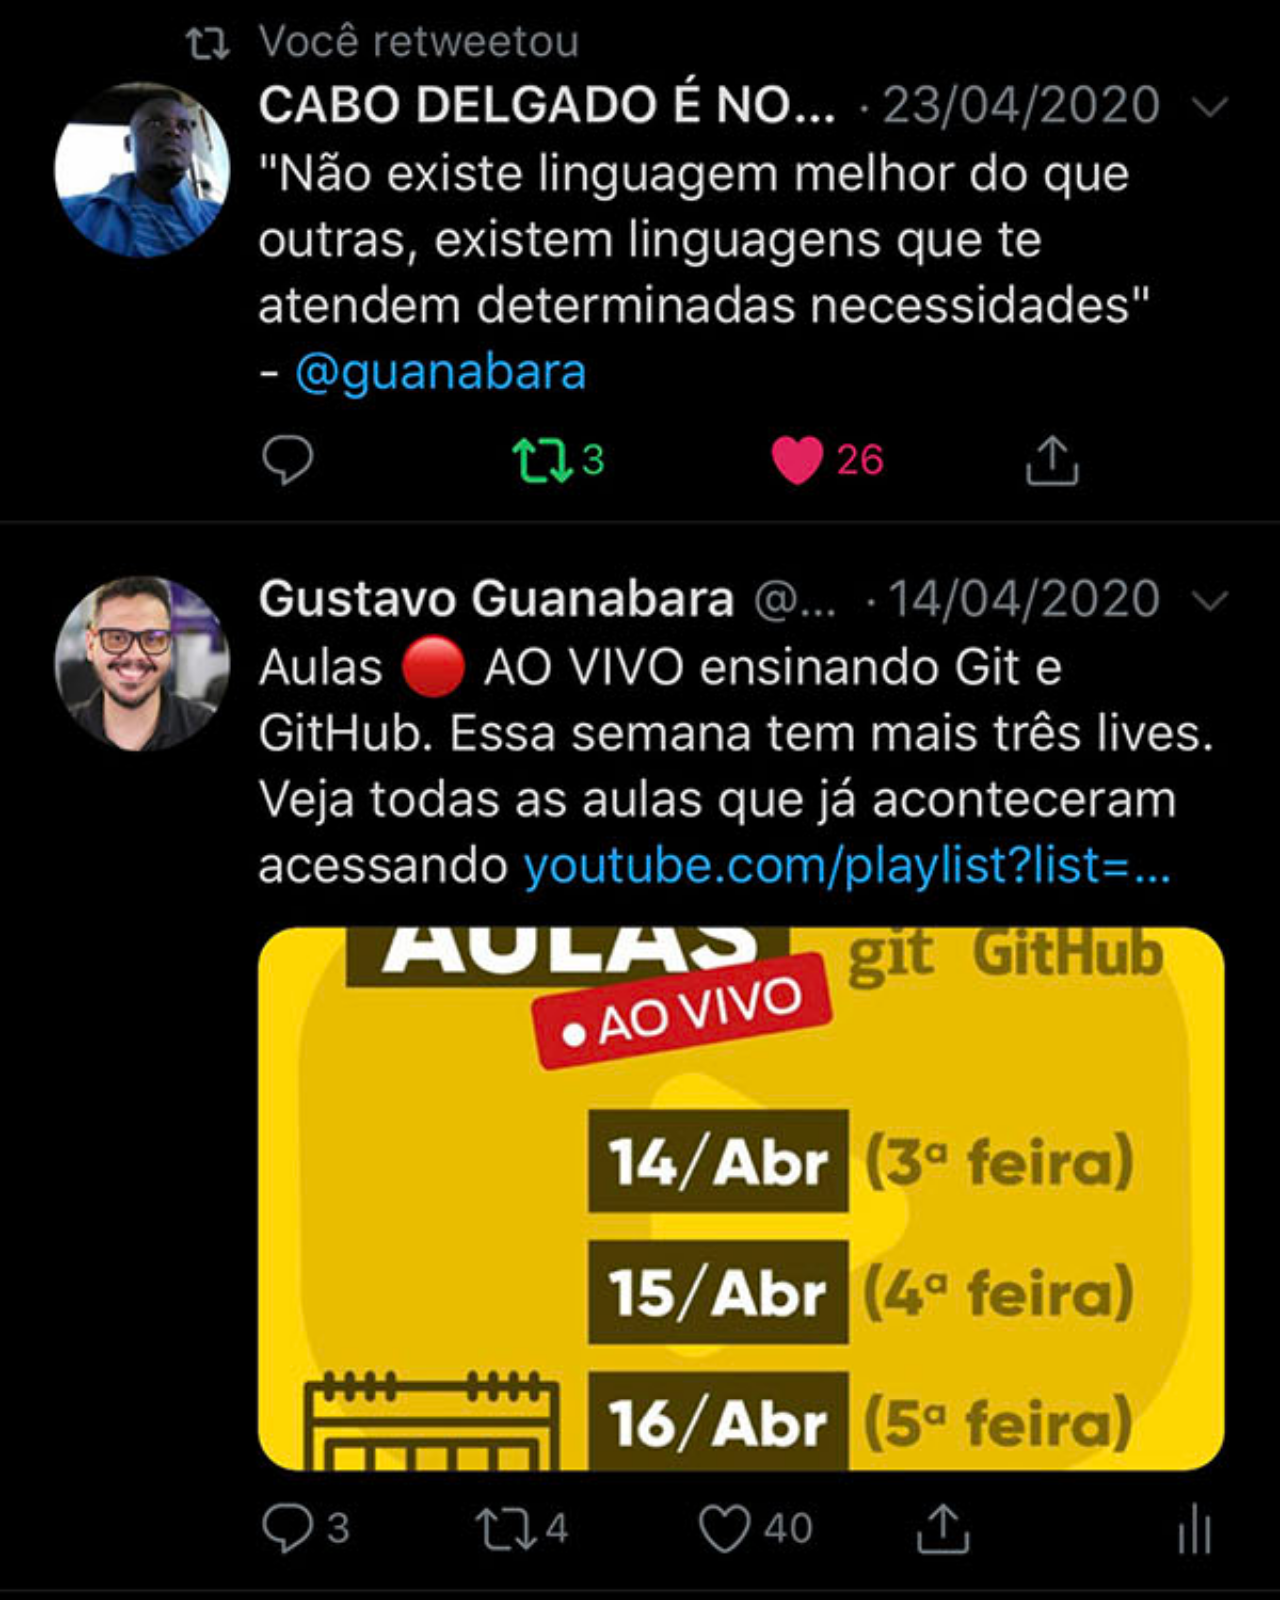
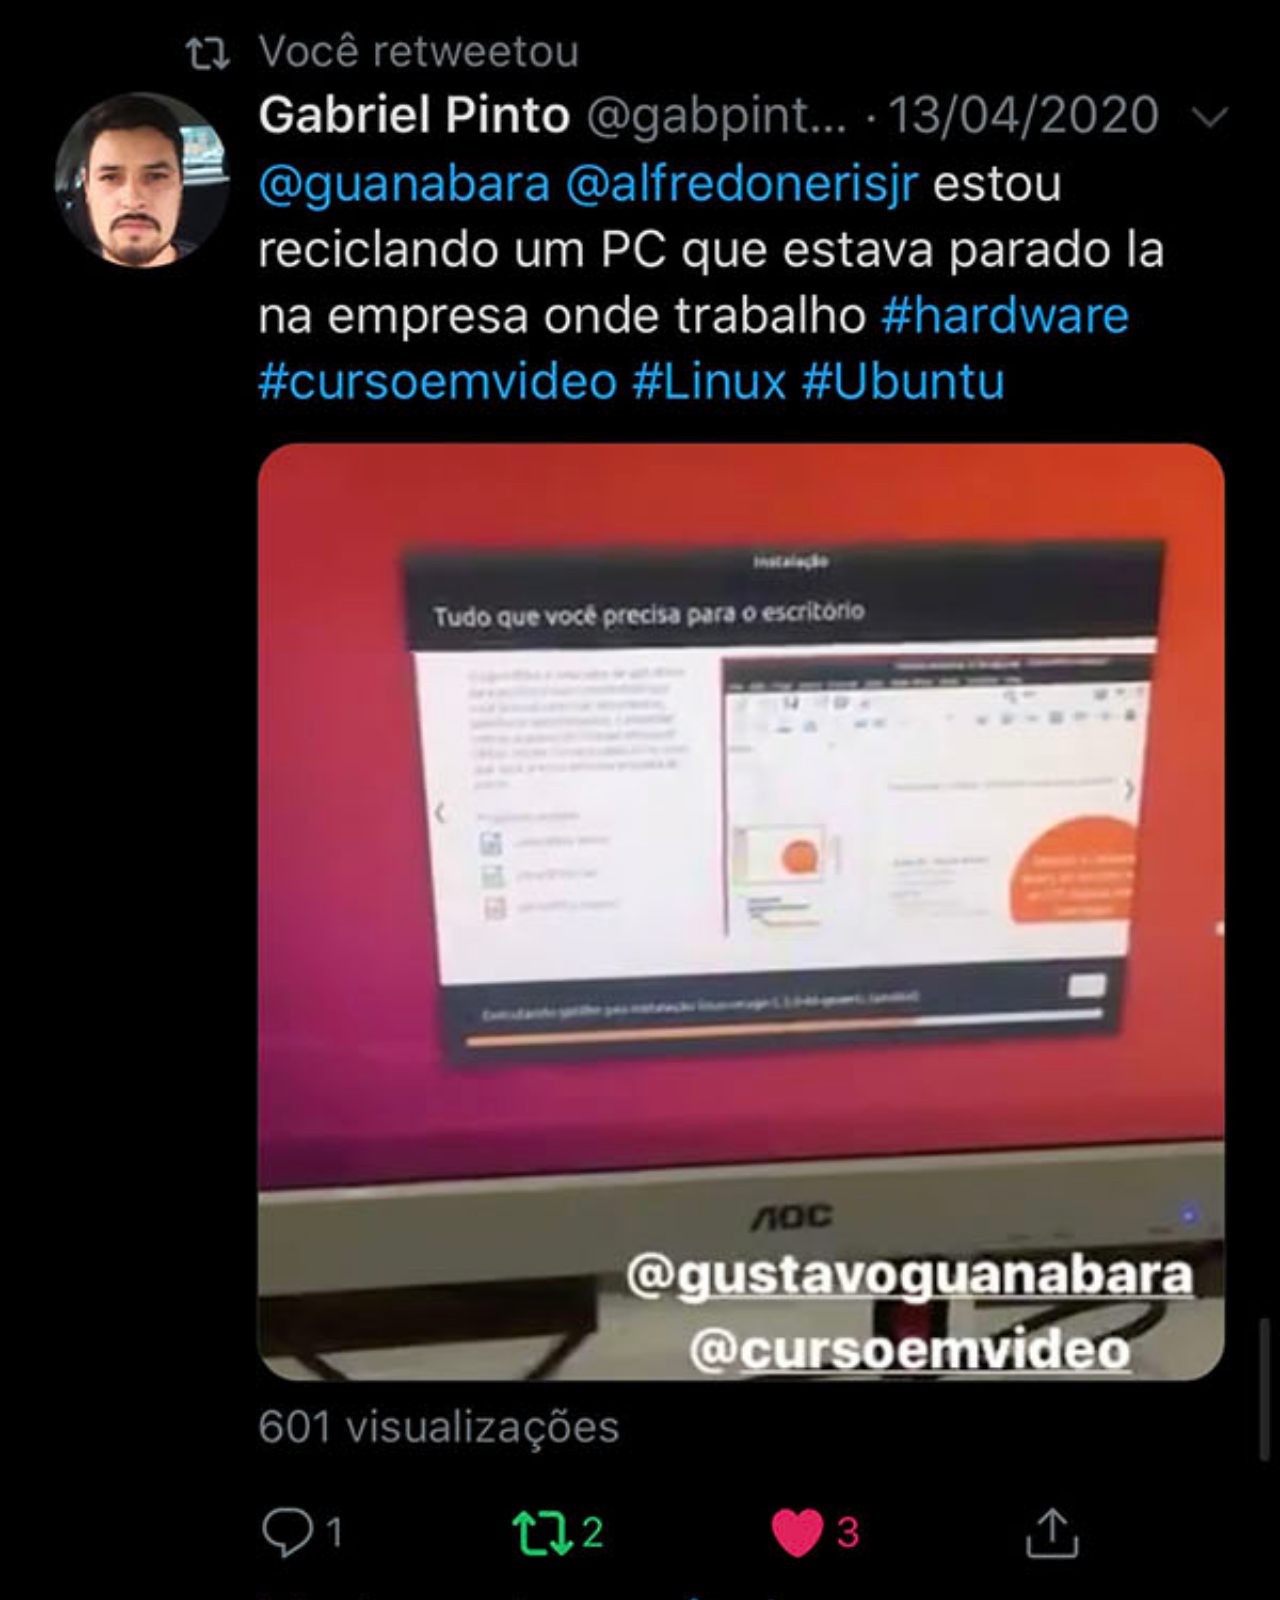
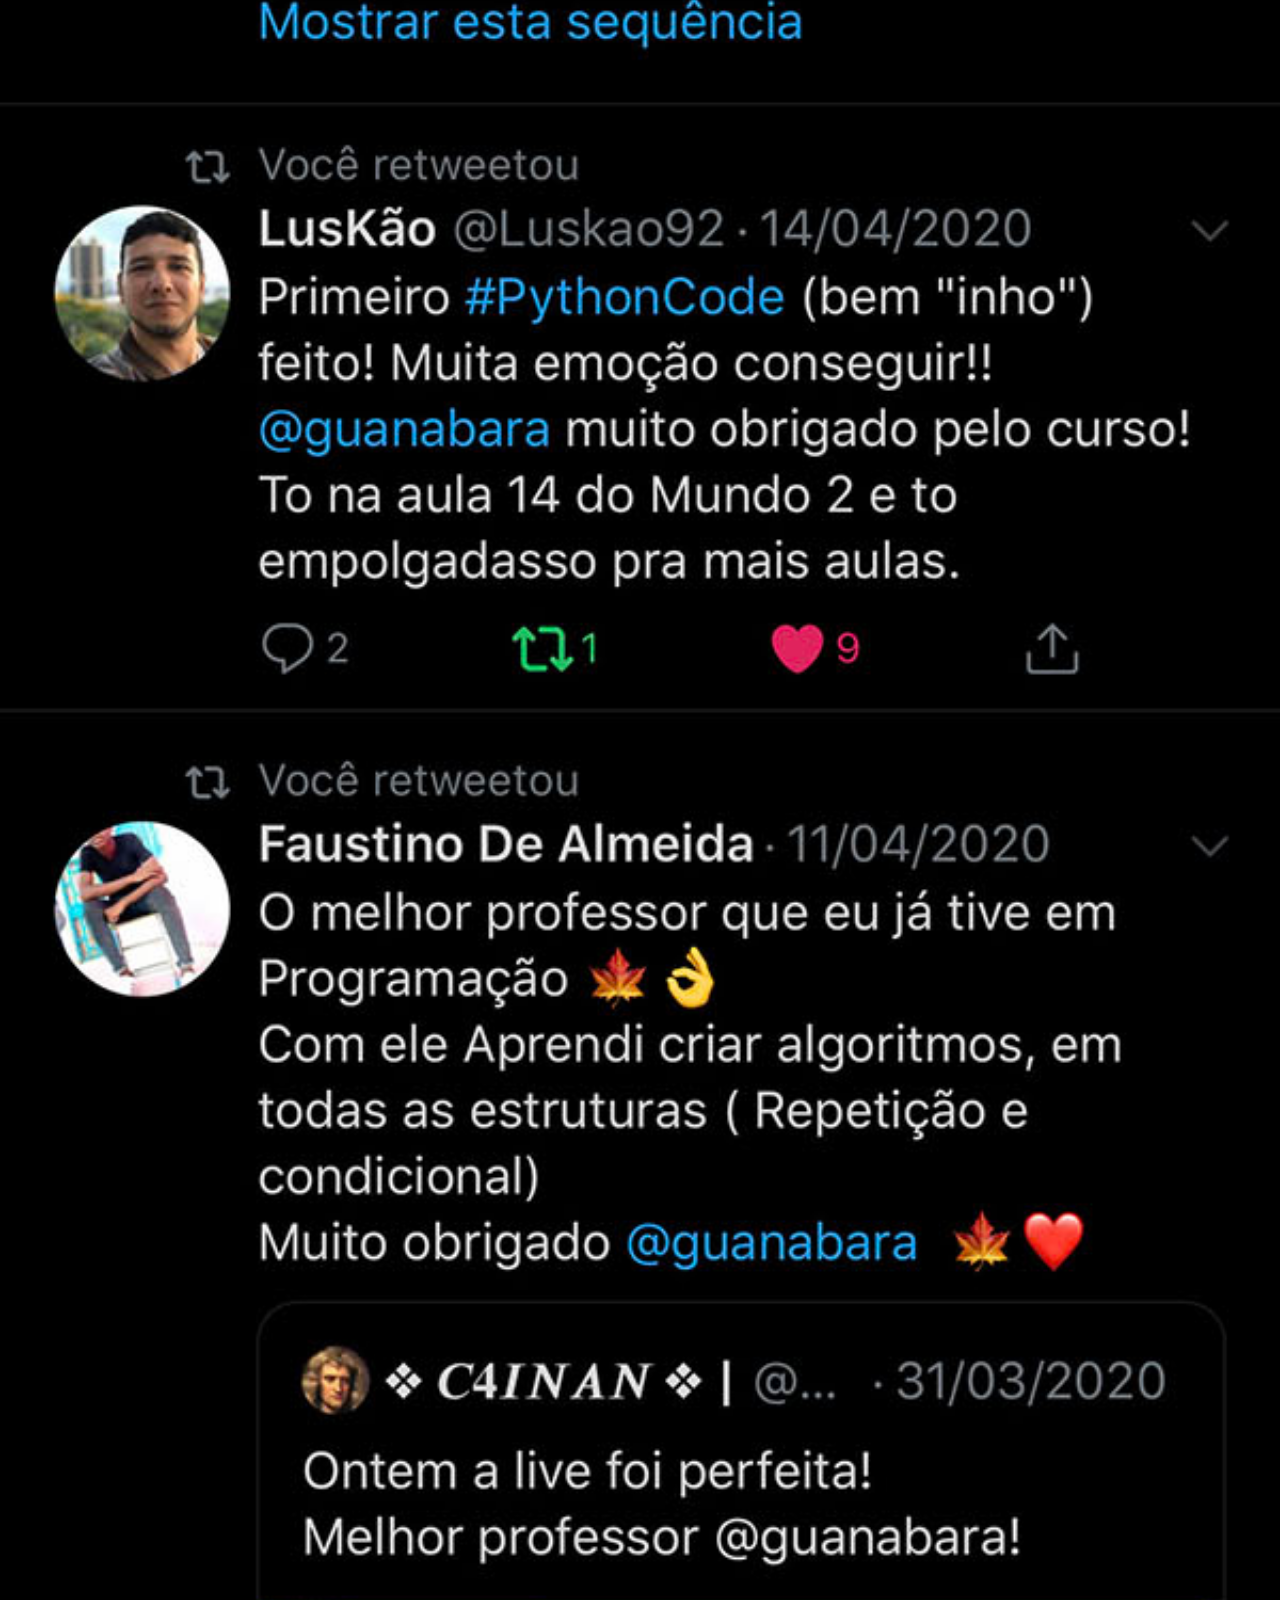
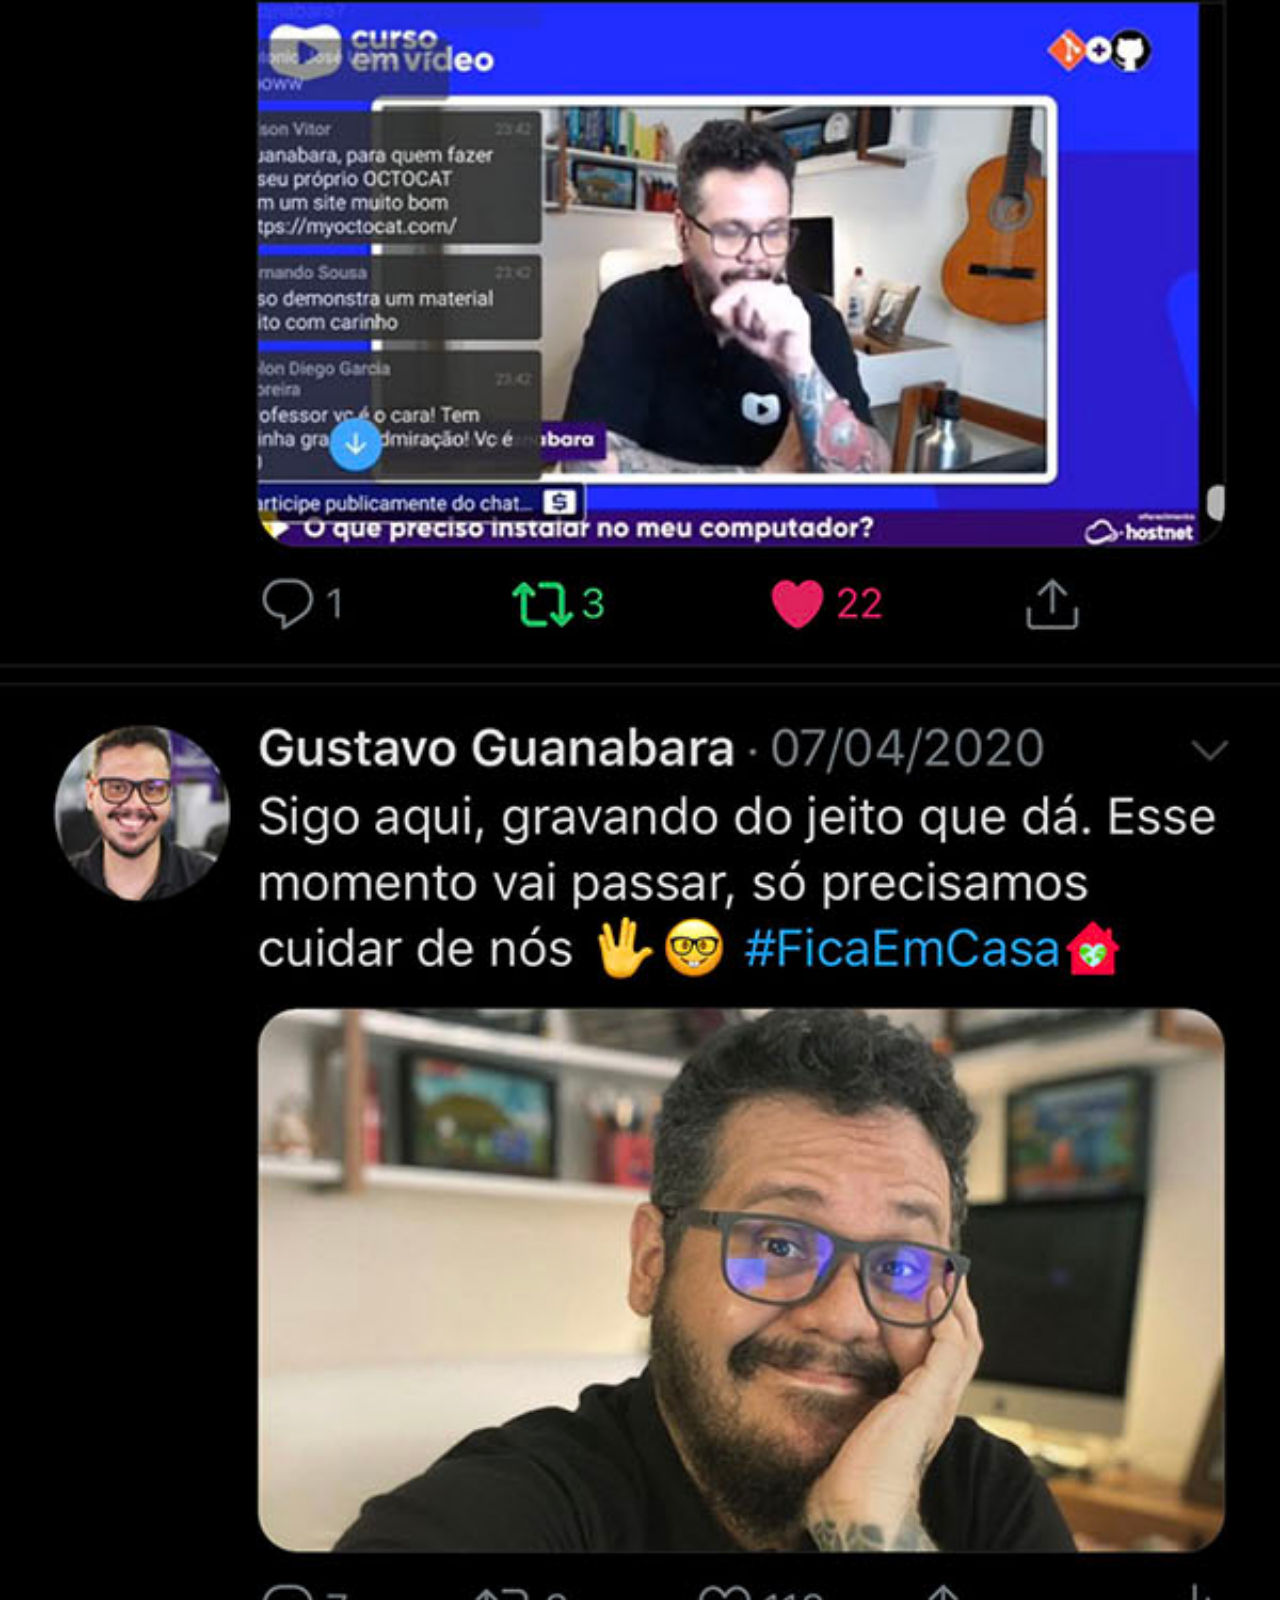
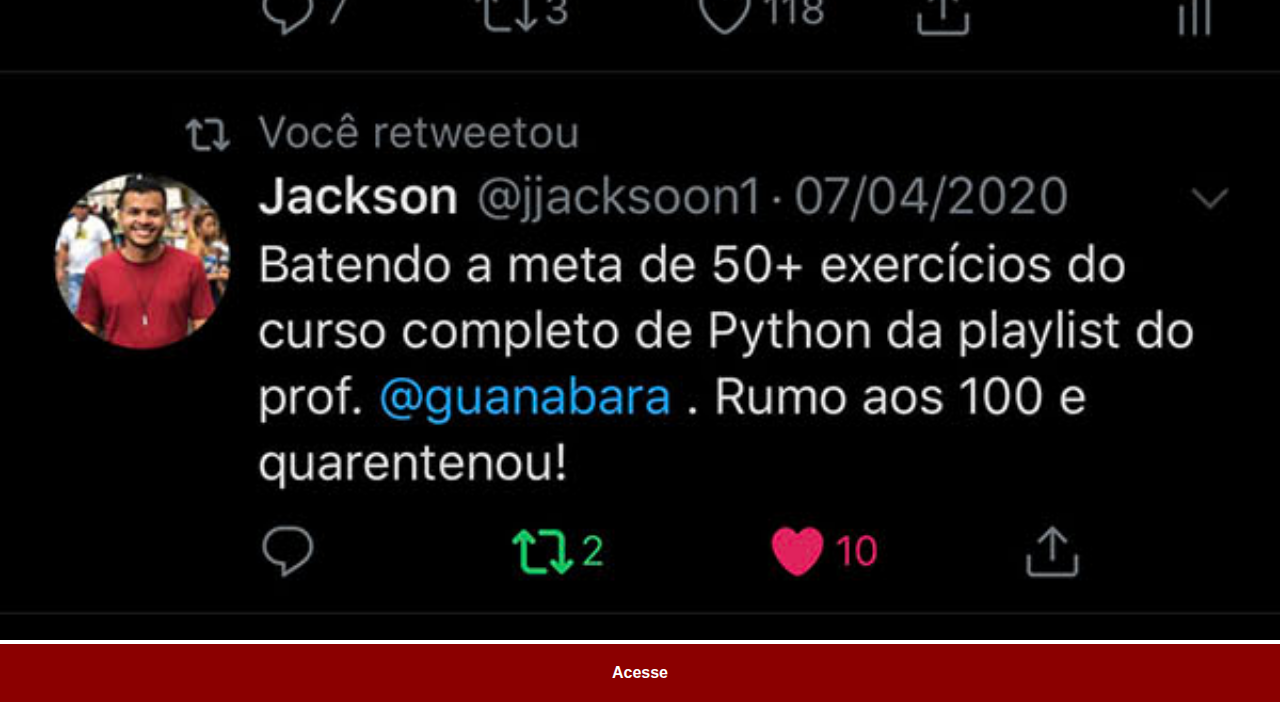
<file: twitter.html>
<!DOCTYPE html>
<html lang="pt-br">

<head>
    <meta charset="UTF-8">
    <meta name="viewport" content="width=device-width, initial-scale=1.0">
    <title>twitter</title>
   <link rel="stylesheet" href="estilo/social.css">

</head>

<body>
    <img src="imagens/tela-twitter.jpg" alt=""><a href="https://twitter.com" target="_blank">Acesse</a>
</body>

</html>
</file>
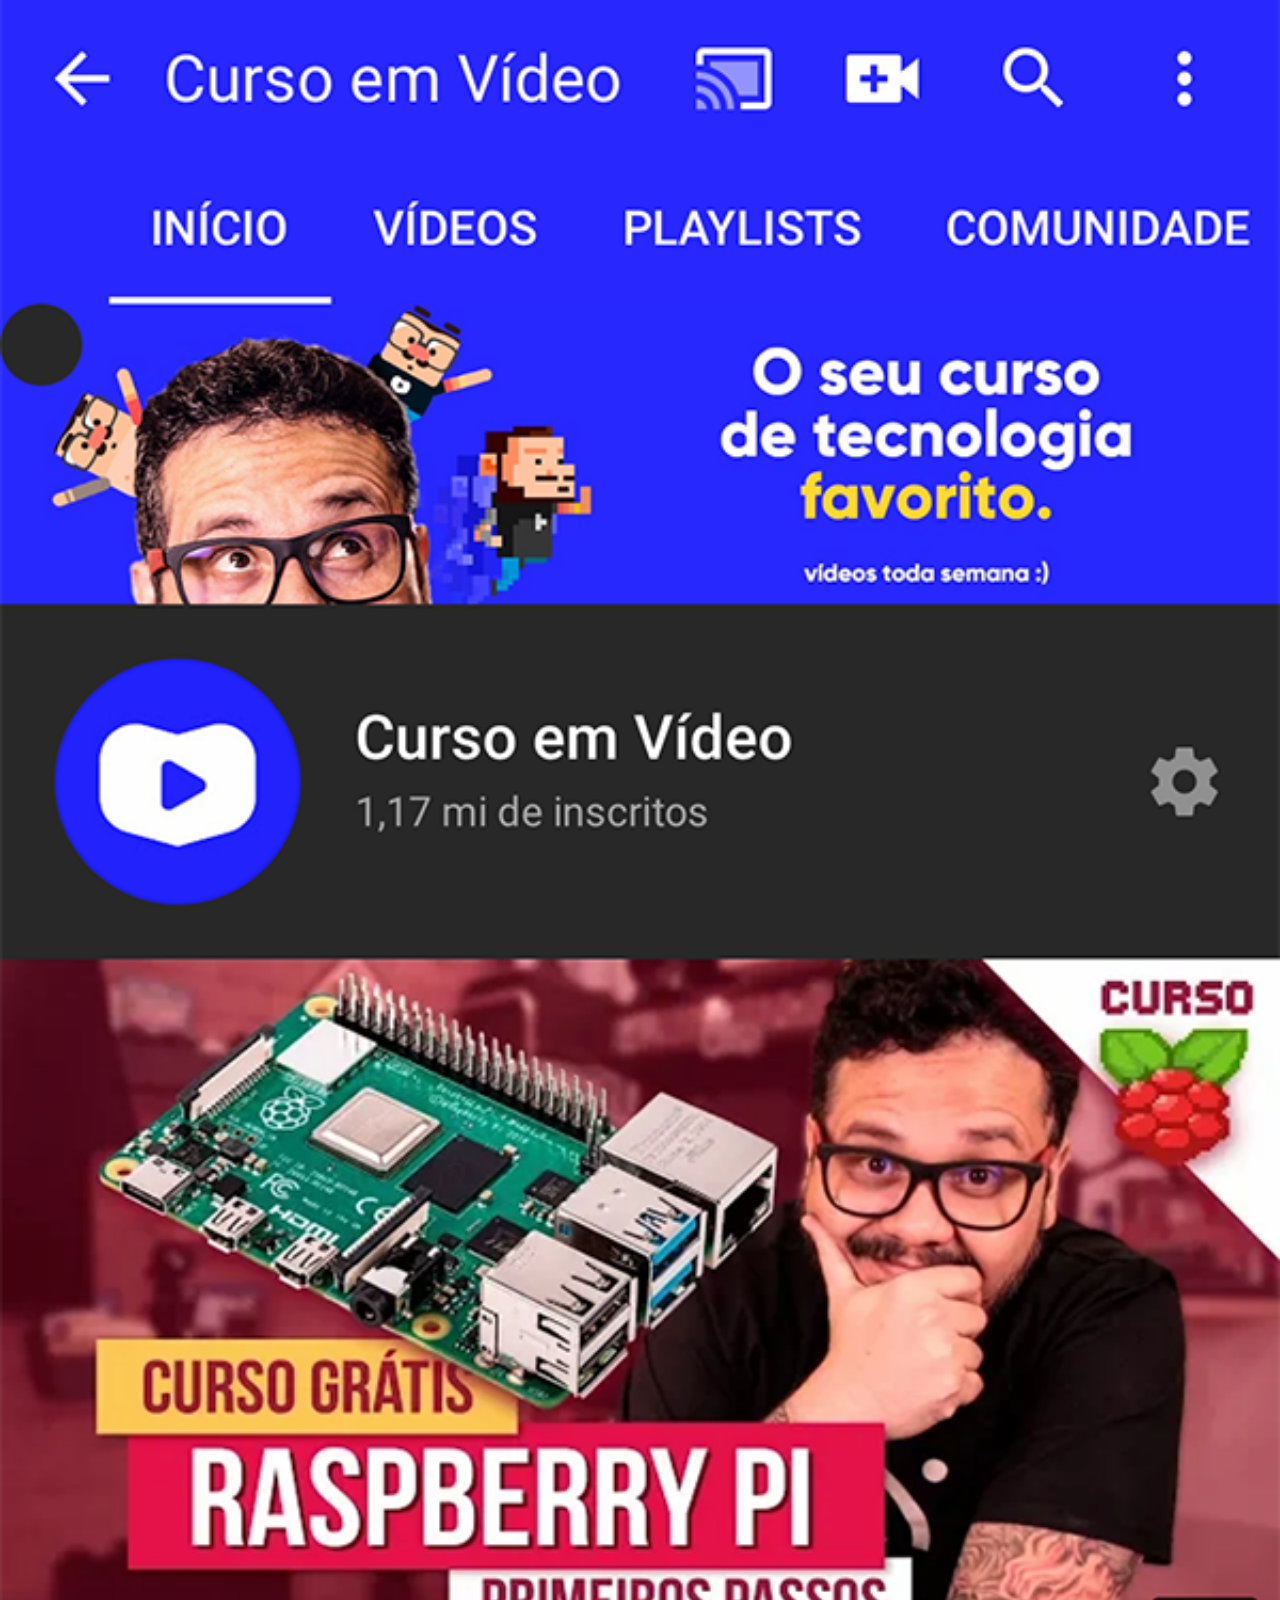
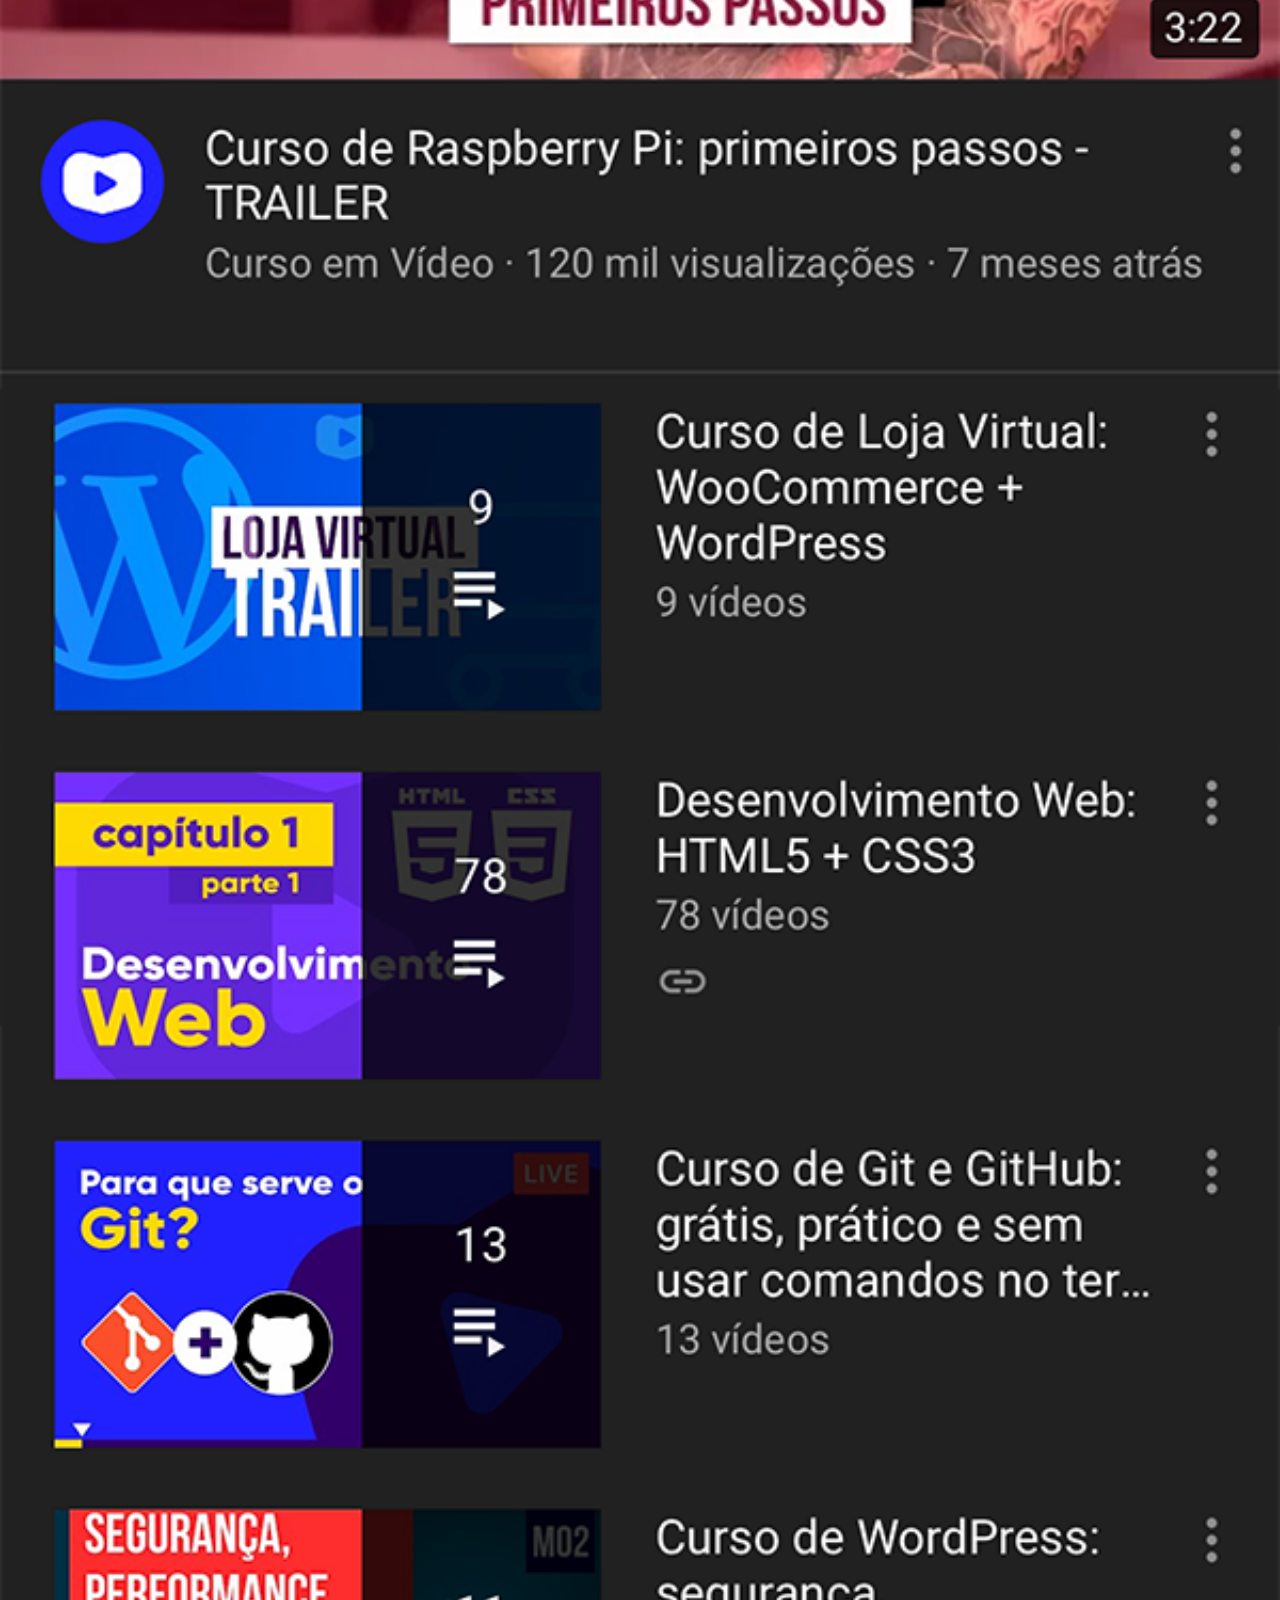
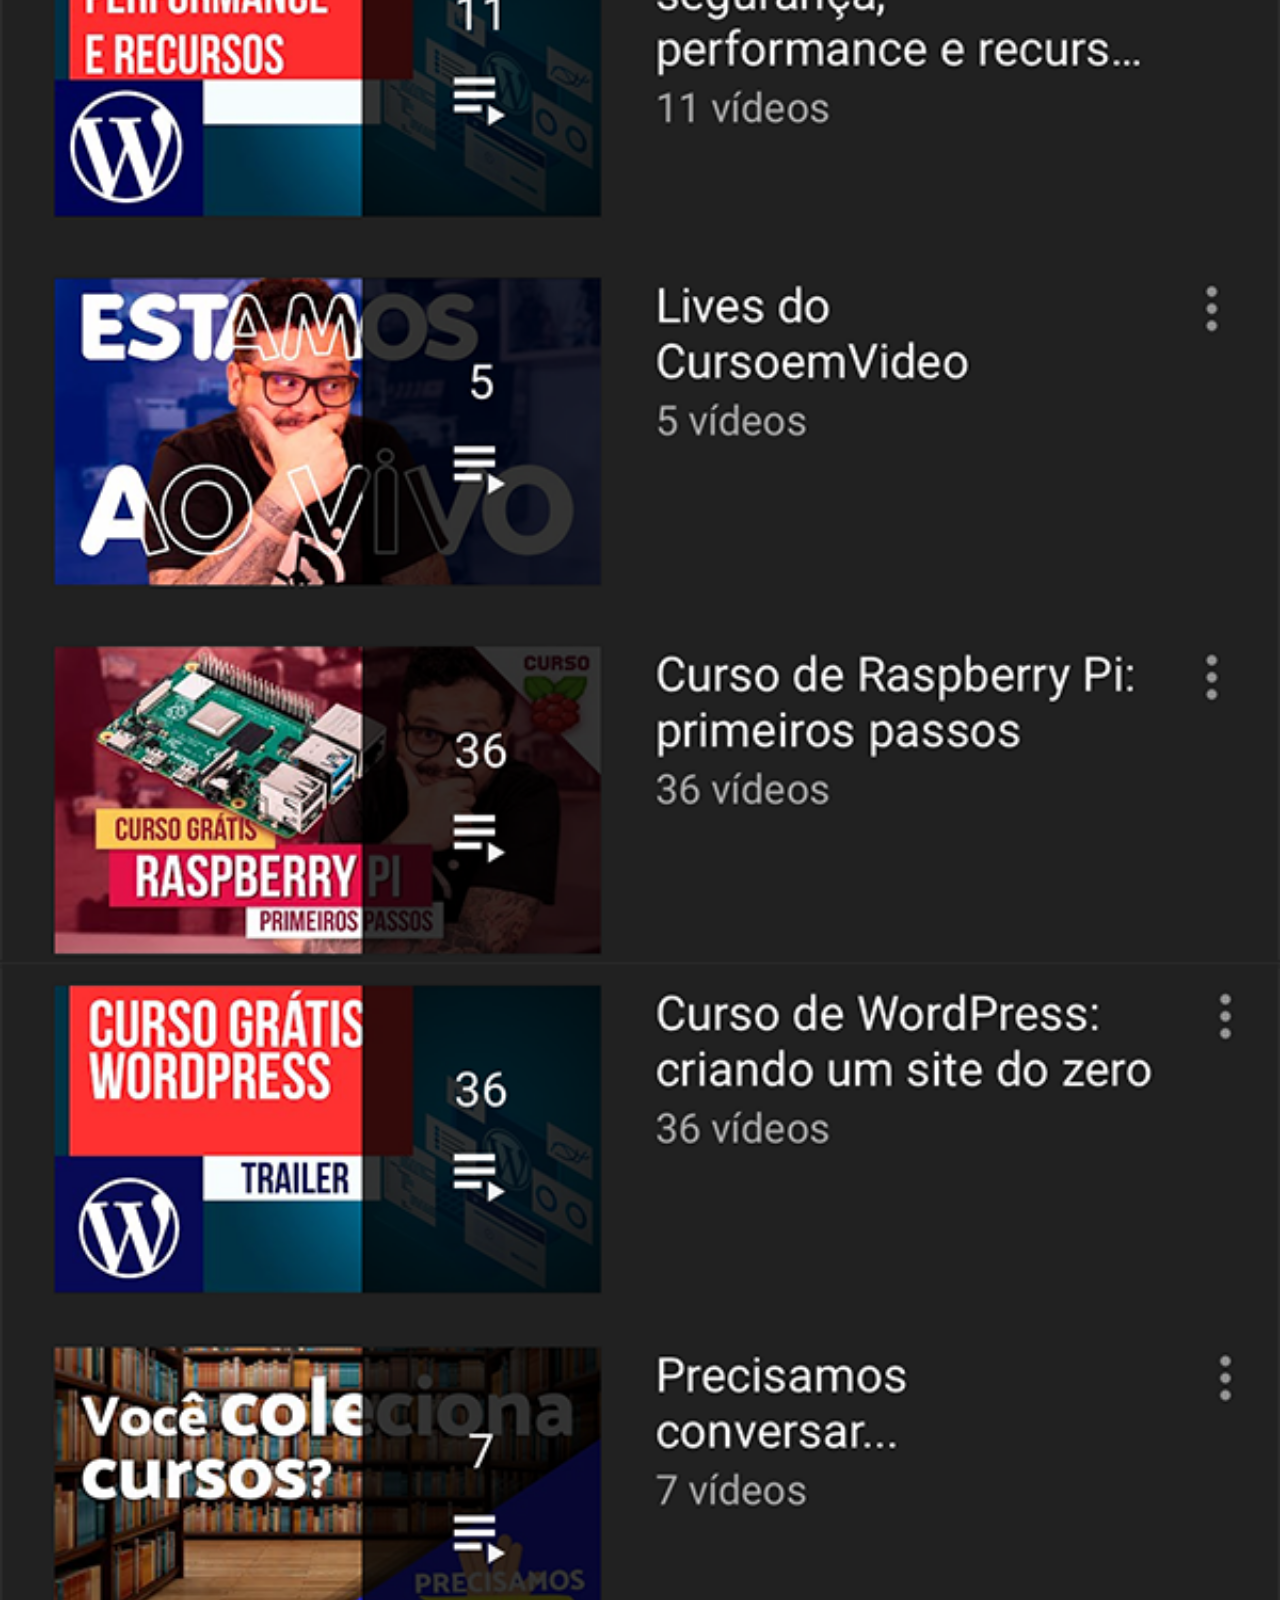
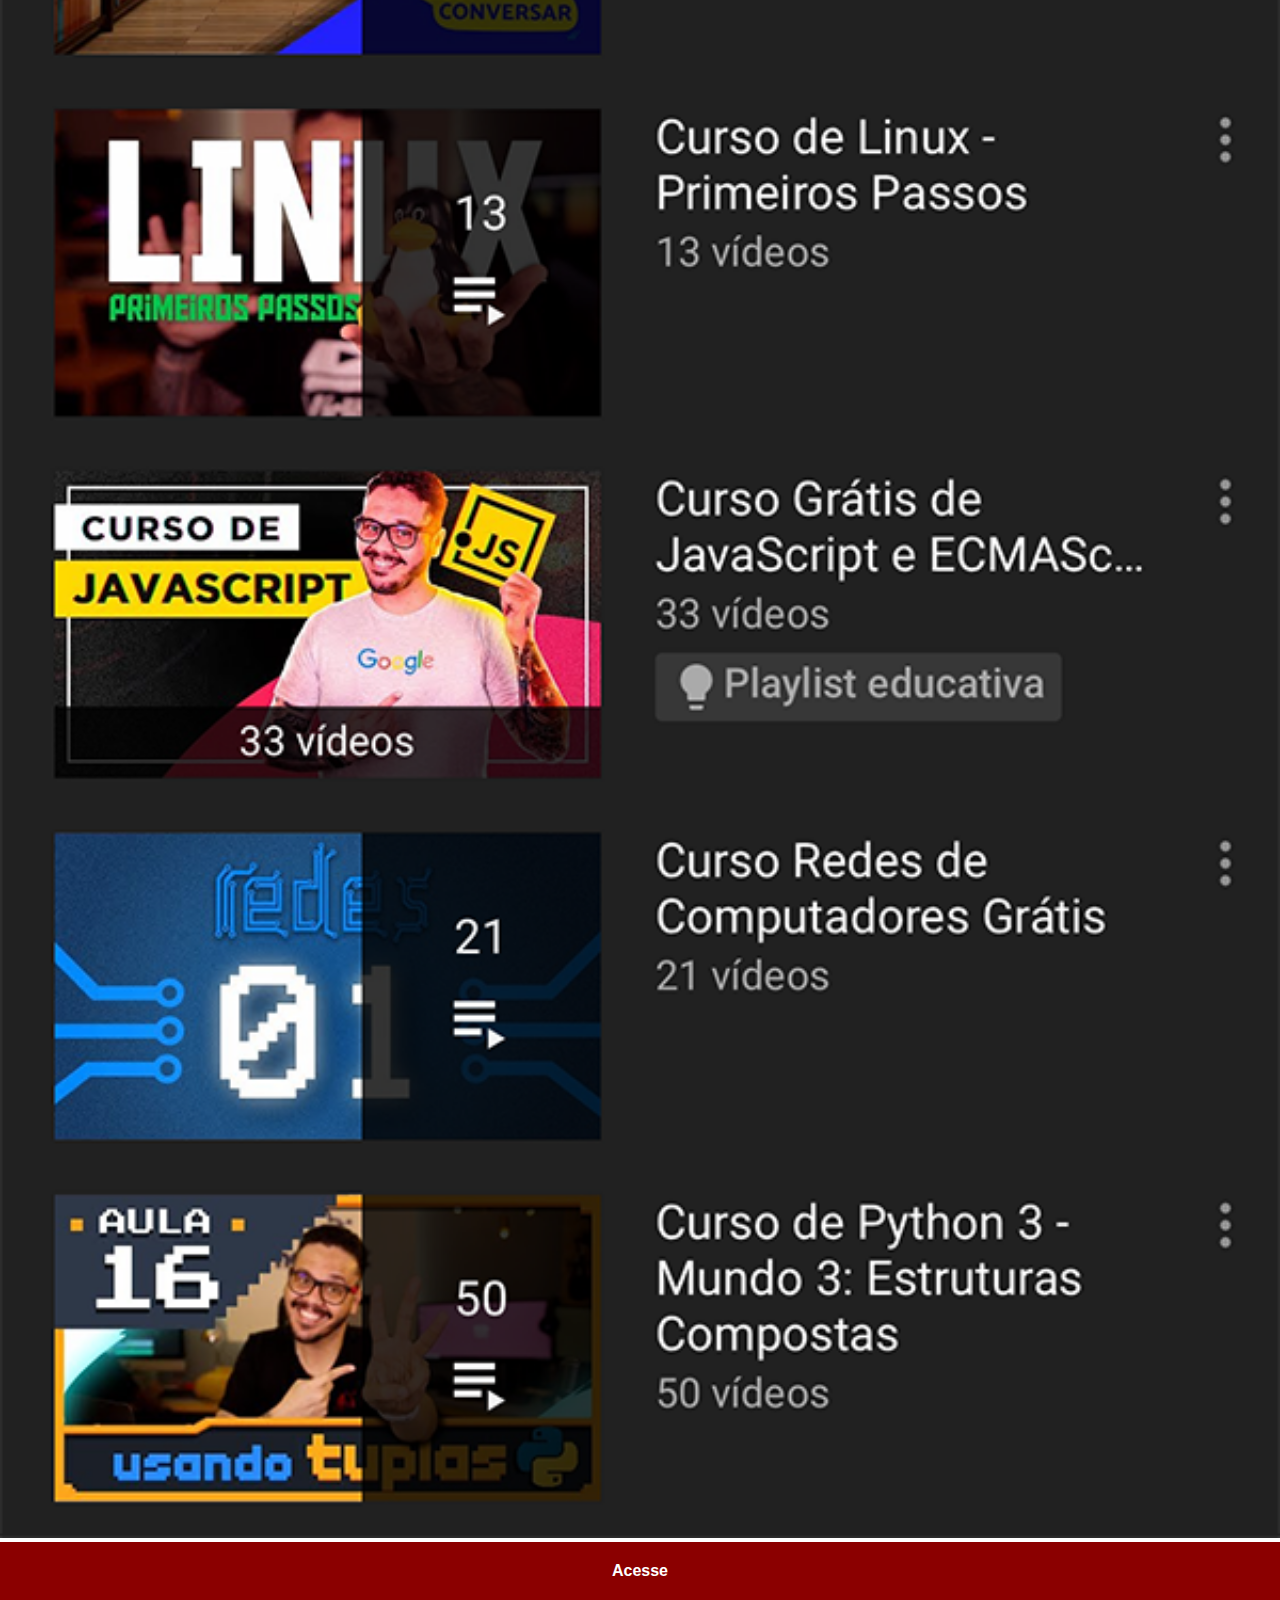
<file: youtube.html>
<!DOCTYPE html>
<html lang="pt-br">

<head>
    <meta charset="UTF-8">
    <meta name="viewport" content="width=device-width, initial-scale=1.0">
    <title>youtube</title>
   <link rel="stylesheet" href="estilo/social.css">

</head>

<body>
    <img src="imagens/tela-youtube.png" alt=""><a href="https://youtube.com" target="_blank">Acesse</a>
</body>

</html>
</file>
<file: estilo/style.css>
@charset "UTF-8";

* {
    margin: 0;
    padding: 0;
    font-family: Arial, Helvetica, sans-serif;
}

html,
body {
    height: 100vh;
    width: 100vw;
    background-color: black;
}

body {
    background: url(../imagens/fundo-madeira.jpg) no-repeat top center fixed;
    background-size: cover;
}

main {
    height: 100vh;
    position: relative;
}

section#telefone {
    height: 627px;
    width: 311px;
    background: url(../imagens/frame-iphone.png) no-repeat;

    position: absolute;
    top: 50%;
    left: 50%;
    transform: translate(-50%, -50%);
}

iframe#tela {
    position: relative;
    top: 80px;
    left: 22px;
    width: 268px;
    height: 471px;
}

#redes-sociais {
    text-align: right;
}

#redes-sociais img {
    width: 50px;
    margin: 10px;
    border-radius: 50%;
    box-shadow: 3px 3px 5px rgba(0, 0, 0, 0.599);
    box-sizing: border-box;
}

#redes-sociais img:hover {
 border: 2px solid rgba(255, 255, 255, 0.696);
 transform: translate(-5px, 0);
 box-shadow: 5px 5px 10px rgba(0, 0, 0, 0.605);  
 transition: transform .2s;
}
</file>
<file: estilo/social.css>
@charset "UTF-8";

* {
    margin: 0;
    padding: 0;
    font-family: Arial, Helvetica, sans-serif;
}

::-webkit-scrollbar {
width: 0;
height: 0;
}

img {
    width: 100vw;
}

a {
    display: block;
    background-color: darkred;
    padding: 20px;
    text-align: center;
    color: white;
    text-decoration: none;
    font-weight: bolder;
}

a:hover {
    background-color: red;
    transition: background-color, 0.4s;
}
</file>
